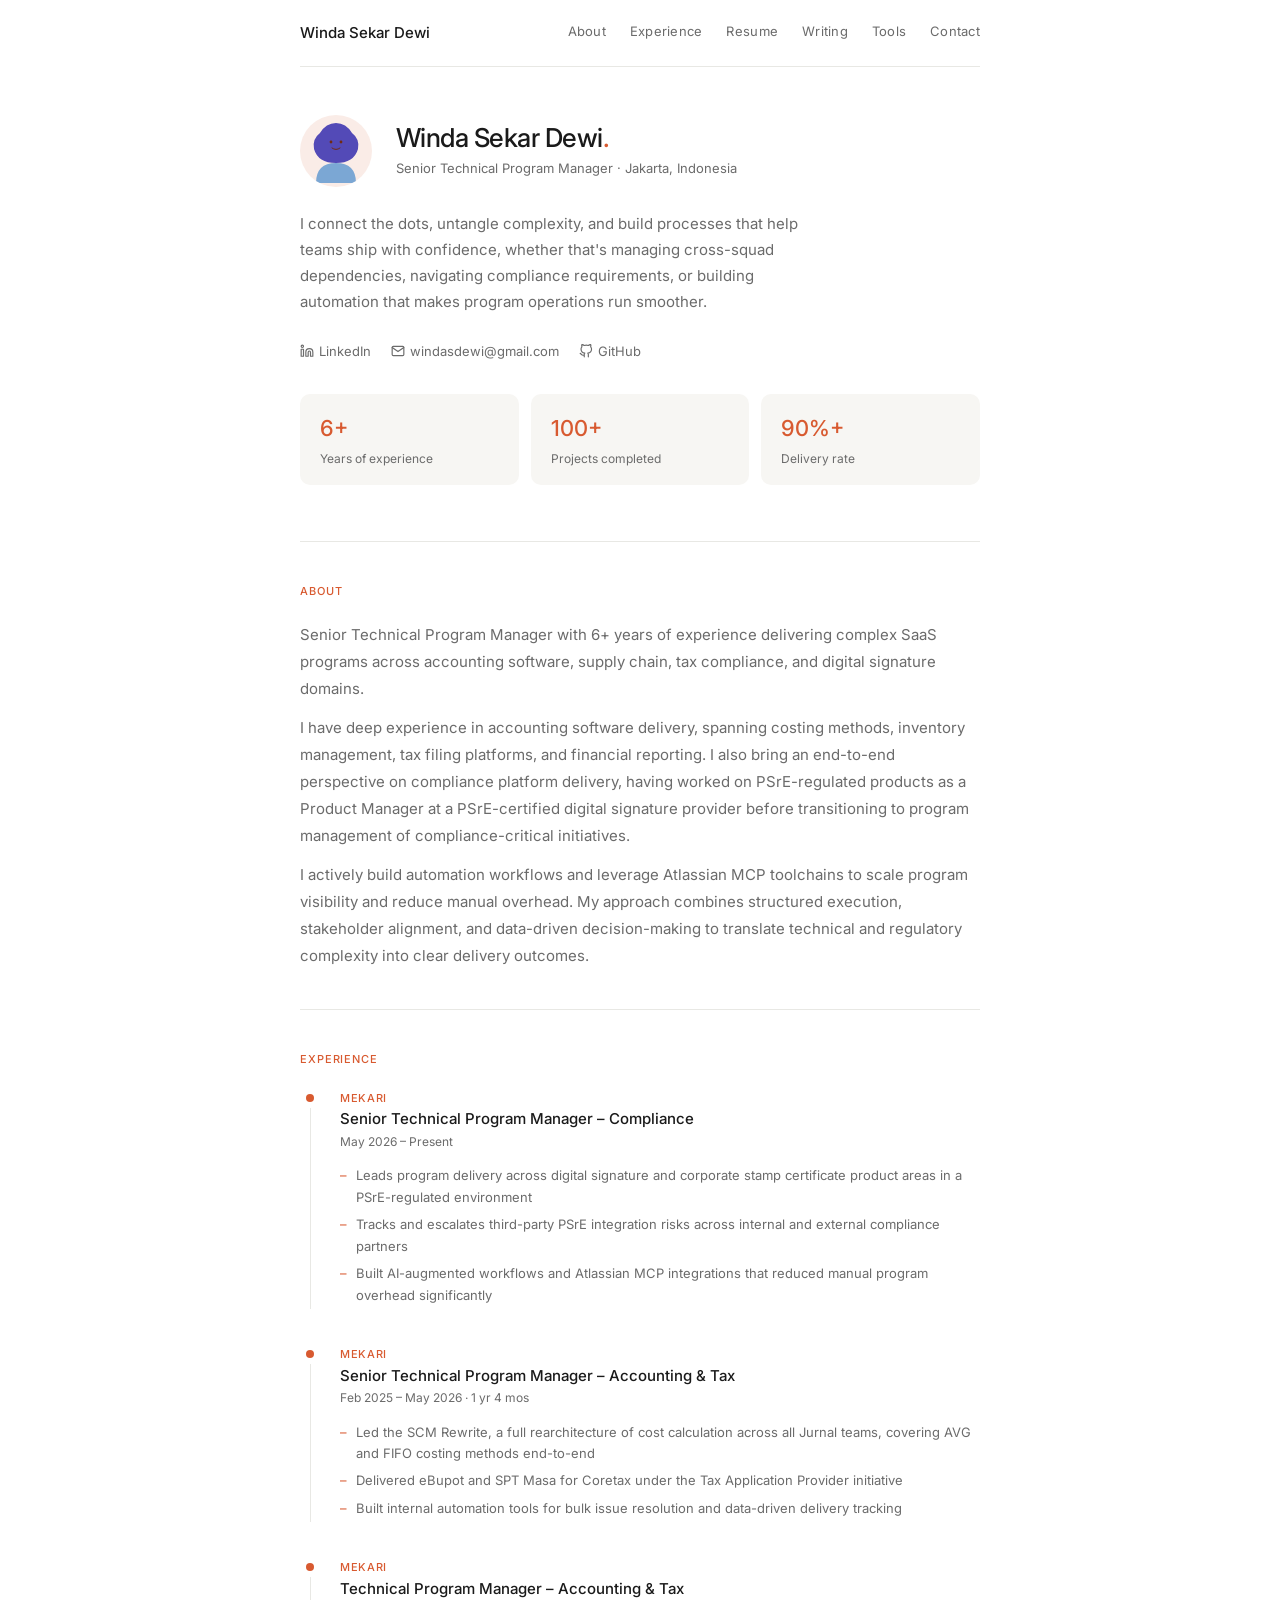
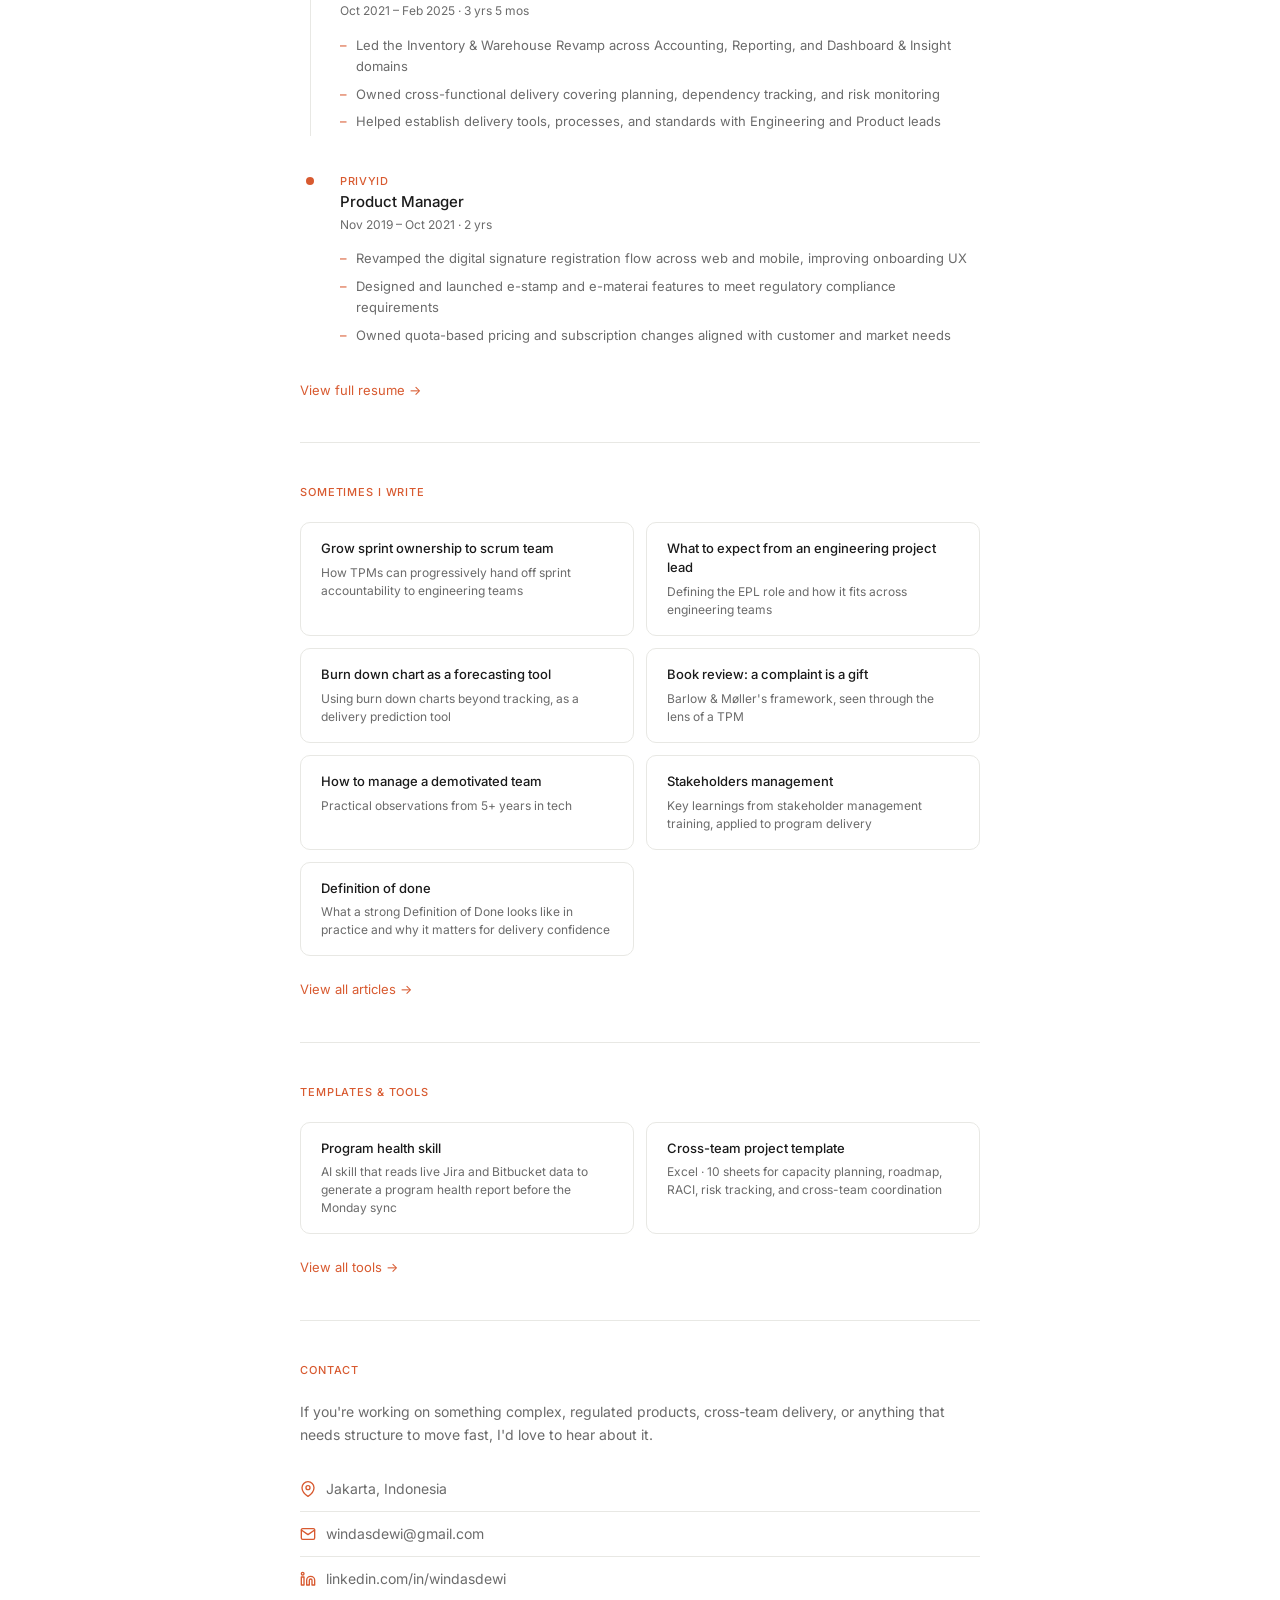
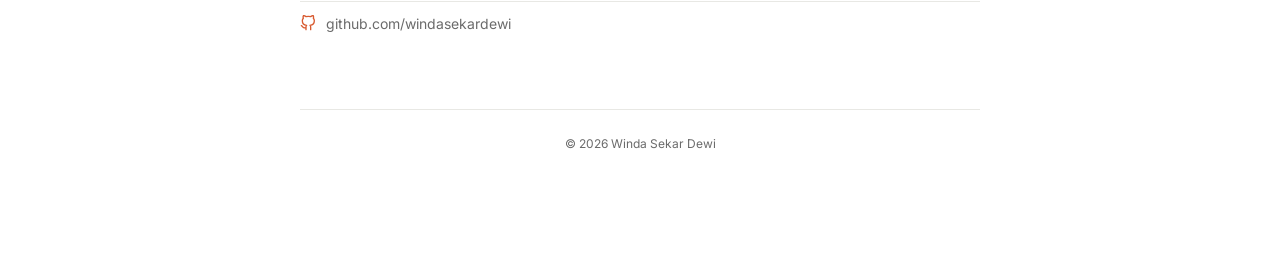
<file: index.html>
<!DOCTYPE html>
<html lang="en">
<head>
  <meta charset="UTF-8" />
  <meta name="viewport" content="width=device-width, initial-scale=1.0" />
  <meta name="description" content="Winda Sekar Dewi — Senior Technical Program Manager. Delivering complex SaaS programs across accounting, compliance, and digital signature domains." />
  <meta property="og:type" content="website" />
  <meta property="og:url" content="https://windasekardewi.github.io/" />
  <meta property="og:title" content="Winda Sekar Dewi" />
  <meta property="og:description" content="Senior Technical Program Manager delivering complex SaaS programs across accounting, compliance, and digital signature domains." />
  <meta property="og:image" content="https://windasekardewi.github.io/og-image.png" />
  <meta name="twitter:card" content="summary_large_image" />
  <meta name="twitter:title" content="Winda Sekar Dewi" />
  <meta name="twitter:description" content="Senior Technical Program Manager delivering complex SaaS programs across accounting, compliance, and digital signature domains." />
  <meta name="twitter:image" content="https://windasekardewi.github.io/og-image.png" />
  <title>Winda Sekar Dewi</title>
  <link rel="preconnect" href="https://fonts.googleapis.com" />
  <link rel="preconnect" href="https://fonts.gstatic.com" crossorigin />
  <link href="https://fonts.googleapis.com/css2?family=Inter:wght@400;500&display=swap" rel="stylesheet" />
  <link rel="icon" type="image/svg+xml" href="favicon.svg" />
  <link rel="stylesheet" href="style.css" />
</head>
<body>
  <div class="container">

    <nav>
      <span class="nav-name">Winda Sekar Dewi</span>
      <a href="#about">About</a>
      <a href="#experience">Experience</a>
      <a href="resume.html">Resume</a>
      <a href="#writing">Writing</a>
      <a href="#tools">Tools</a>
      <a href="#contact">Contact</a>
    </nav>

    <section class="hero">
      <div class="hero-top">
        <div class="avatar" aria-hidden="true">
          <svg viewBox="0 0 72 72" width="72" height="72" xmlns="http://www.w3.org/2000/svg">
            <circle cx="36" cy="26" r="13" fill="#F5C4B3"/>
            <path d="M16 68 Q16 48 36 48 Q56 48 56 68" fill="#7BA7D4"/>
            <path d="M14 34 Q12 24 20 18 Q26 8 36 8 Q46 8 52 18 Q60 24 58 34 Q54 48 36 48 Q18 48 14 34Z" fill="#534AB7"/>
            <circle cx="31" cy="27" r="1.4" fill="#712B13"/>
            <circle cx="41" cy="27" r="1.4" fill="#712B13"/>
            <path d="M32 33 Q36 36 40 33" stroke="#712B13" stroke-width="1" fill="none" stroke-linecap="round"/>
          </svg>
        </div>
        <div>
          <h1>Winda Sekar Dewi<span>.</span></h1>
          <div class="hero-sub">Senior Technical Program Manager &middot; Jakarta, Indonesia</div>
        </div>
      </div>

      <p class="hero-tagline">
        I connect the dots, untangle complexity, and build processes that help teams
        ship with confidence, whether that's managing cross-squad dependencies,
        navigating compliance requirements, or building automation that makes
        program operations run smoother.
      </p>

      <div class="hero-links">
        <a href="https://www.linkedin.com/in/windasdewi/" target="_blank" rel="noopener">
          <svg width="14" height="14" viewBox="0 0 24 24" fill="none" stroke="currentColor" stroke-width="2" stroke-linecap="round" stroke-linejoin="round"><path d="M16 8a6 6 0 0 1 6 6v7h-4v-7a2 2 0 0 0-2-2 2 2 0 0 0-2 2v7h-4v-7a6 6 0 0 1 6-6z"/><rect x="2" y="9" width="4" height="12"/><circle cx="4" cy="4" r="2"/></svg>
          LinkedIn
        </a>
        <a href="mailto:windasdewi@gmail.com">
          <svg width="14" height="14" viewBox="0 0 24 24" fill="none" stroke="currentColor" stroke-width="2" stroke-linecap="round" stroke-linejoin="round"><path d="M4 4h16c1.1 0 2 .9 2 2v12c0 1.1-.9 2-2 2H4c-1.1 0-2-.9-2-2V6c0-1.1.9-2 2-2z"/><polyline points="22,6 12,13 2,6"/></svg>
          windasdewi@gmail.com
        </a>
        <a href="https://github.com/windasekardewi" target="_blank" rel="noopener">
          <svg width="14" height="14" viewBox="0 0 24 24" fill="none" stroke="currentColor" stroke-width="2" stroke-linecap="round" stroke-linejoin="round"><path d="M9 19c-5 1.5-5-2.5-7-3m14 6v-3.87a3.37 3.37 0 0 0-.94-2.61c3.14-.35 6.44-1.54 6.44-7A5.44 5.44 0 0 0 20 4.77 5.07 5.07 0 0 0 19.91 1S18.73.65 16 2.48a13.38 13.38 0 0 0-7 0C6.27.65 5.09 1 5.09 1A5.07 5.07 0 0 0 5 4.77a5.44 5.44 0 0 0-1.5 3.78c0 5.42 3.3 6.61 6.44 7A3.37 3.37 0 0 0 9 18.13V22"/></svg>
          GitHub
        </a>
      </div>

      <div class="stats">
        <div class="stat">
          <div class="stat-num">6+</div>
          <div class="stat-label">Years of experience</div>
        </div>
        <div class="stat">
          <div class="stat-num">100+</div>
          <div class="stat-label">Projects completed</div>
        </div>
        <div class="stat">
          <div class="stat-num">90%+</div>
          <div class="stat-label">Delivery rate</div>
        </div>
      </div>
    </section>

    <hr class="divider" />

    <section id="about">
      <div class="section-label">About</div>
      <div class="about-text">
        <p>
          Senior Technical Program Manager with 6+ years of experience delivering complex SaaS
          programs across accounting software, supply chain, tax compliance, and digital
          signature domains.
        </p>
        <p>
          I have deep experience in accounting software delivery, spanning costing methods,
          inventory management, tax filing platforms, and financial reporting. I also bring
          an end-to-end perspective on compliance platform delivery, having worked on
          PSrE-regulated products as a Product Manager at a PSrE-certified digital signature
          provider before transitioning to program management of compliance-critical initiatives.
        </p>
        <p>
          I actively build automation workflows and leverage Atlassian MCP toolchains to scale
          program visibility and reduce manual overhead. My approach combines structured
          execution, stakeholder alignment, and data-driven decision-making to translate
          technical and regulatory complexity into clear delivery outcomes.
        </p>
      </div>
    </section>

    <hr class="divider" />

    <section id="experience">
      <div class="section-label">Experience</div>
      <div class="timeline">

        <div class="tl-item">
          <div class="tl-spine">
            <div class="tl-dot"></div>
            <div class="tl-line"></div>
          </div>
          <div class="tl-content">
            <div class="tl-company">Mekari</div>
            <div class="tl-role">Senior Technical Program Manager – Compliance</div>
            <div class="tl-date">May 2026 – Present</div>
            <ul class="tl-bullets">
              <li>Leads program delivery across digital signature and corporate stamp certificate product areas in a PSrE-regulated environment</li>
              <li>Tracks and escalates third-party PSrE integration risks across internal and external compliance partners</li>
              <li>Built AI-augmented workflows and Atlassian MCP integrations that reduced manual program overhead significantly</li>
            </ul>
          </div>
        </div>

        <div class="tl-item">
          <div class="tl-spine">
            <div class="tl-dot"></div>
            <div class="tl-line"></div>
          </div>
          <div class="tl-content">
            <div class="tl-company">Mekari</div>
            <div class="tl-role">Senior Technical Program Manager – Accounting &amp; Tax</div>
            <div class="tl-date">Feb 2025 – May 2026 &middot; 1 yr 4 mos</div>
            <ul class="tl-bullets">
              <li>Led the SCM Rewrite, a full rearchitecture of cost calculation across all Jurnal teams, covering AVG and FIFO costing methods end-to-end</li>
              <li>Delivered eBupot and SPT Masa for Coretax under the Tax Application Provider initiative</li>
              <li>Built internal automation tools for bulk issue resolution and data-driven delivery tracking</li>
            </ul>
          </div>
        </div>

        <div class="tl-item">
          <div class="tl-spine">
            <div class="tl-dot"></div>
            <div class="tl-line"></div>
          </div>
          <div class="tl-content">
            <div class="tl-company">Mekari</div>
            <div class="tl-role">Technical Program Manager – Accounting &amp; Tax</div>
            <div class="tl-date">Oct 2021 – Feb 2025 &middot; 3 yrs 5 mos</div>
            <ul class="tl-bullets">
              <li>Led the Inventory &amp; Warehouse Revamp across Accounting, Reporting, and Dashboard &amp; Insight domains</li>
              <li>Owned cross-functional delivery covering planning, dependency tracking, and risk monitoring</li>
              <li>Helped establish delivery tools, processes, and standards with Engineering and Product leads</li>
            </ul>
          </div>
        </div>

        <div class="tl-item">
          <div class="tl-spine">
            <div class="tl-dot"></div>
            <div class="tl-line"></div>
          </div>
          <div class="tl-content">
            <div class="tl-company">PrivyID</div>
            <div class="tl-role">Product Manager</div>
            <div class="tl-date">Nov 2019 – Oct 2021 &middot; 2 yrs</div>
            <ul class="tl-bullets">
              <li>Revamped the digital signature registration flow across web and mobile, improving onboarding UX</li>
              <li>Designed and launched e-stamp and e-materai features to meet regulatory compliance requirements</li>
              <li>Owned quota-based pricing and subscription changes aligned with customer and market needs</li>
            </ul>
          </div>
        </div>

      </div>
      <div style="margin-top:1.75rem;">
        <a href="resume.html" class="site-cta">View full resume →</a>
      </div>
    </section>

    <hr class="divider" />

    <section id="writing">
      <div class="section-label">Sometimes I write</div>
      <div class="writing-grid" style="grid-template-columns: repeat(auto-fit, minmax(260px, 1fr));">
        <a class="writing-card" href="articles/grow-sprint-ownership.html">
          <div class="wc-title">Grow sprint ownership to scrum team</div>
          <div class="wc-desc">How TPMs can progressively hand off sprint accountability to engineering teams</div>
        </a>
        <a class="writing-card" href="articles/engineering-project-lead.html">
          <div class="wc-title">What to expect from an engineering project lead</div>
          <div class="wc-desc">Defining the EPL role and how it fits across engineering teams</div>
        </a>
        <a class="writing-card" href="articles/burndown-chart.html">
          <div class="wc-title">Burn down chart as a forecasting tool</div>
          <div class="wc-desc">Using burn down charts beyond tracking, as a delivery prediction tool</div>
        </a>
        <a class="writing-card" href="articles/book-review-complaint-is-a-gift.html">
          <div class="wc-title">Book review: a complaint is a gift</div>
          <div class="wc-desc">Barlow &amp; Møller's framework, seen through the lens of a TPM</div>
        </a>
        <a class="writing-card" href="articles/manage-demotivated-team.html">
          <div class="wc-title">How to manage a demotivated team</div>
          <div class="wc-desc">Practical observations from 5+ years in tech</div>
        </a>
        <a class="writing-card" href="articles/stakeholders-management.html">
          <div class="wc-title">Stakeholders management</div>
          <div class="wc-desc">Key learnings from stakeholder management training, applied to program delivery</div>
        </a>
        <a class="writing-card" href="articles/definition-of-done.html">
          <div class="wc-title">Definition of done</div>
          <div class="wc-desc">What a strong Definition of Done looks like in practice and why it matters for delivery confidence</div>
        </a>
      </div>
      <div style="margin-top:1.25rem;">
        <a href="articles/index.html" class="site-cta">View all articles →</a>
      </div>
    </section>

    <hr class="divider" />

    <section id="tools">
      <div class="section-label">Templates &amp; tools</div>
      <div class="writing-grid" style="grid-template-columns: repeat(auto-fit, minmax(260px, 1fr));">
        <a class="writing-card" href="tools/program-health-skill.html">
          <div class="wc-title">Program health skill</div>
          <div class="wc-desc">AI skill that reads live Jira and Bitbucket data to generate a program health report before the Monday sync</div>
        </a>
        <a class="writing-card" href="articles/cross-team-project-template.html">
          <div class="wc-title">Cross-team project template</div>
          <div class="wc-desc">Excel · 10 sheets for capacity planning, roadmap, RACI, risk tracking, and cross-team coordination</div>
        </a>
      </div>
      <div style="margin-top:1.25rem;">
        <a href="tools/index.html" class="site-cta">View all tools →</a>
      </div>
    </section>

    <hr class="divider" />

    <section id="contact">
      <div class="section-label">Contact</div>
      <p style="font-size:14px; color:var(--text-muted); margin-bottom:1.25rem;">
        If you're working on something complex, regulated products, cross-team delivery, or anything that needs structure to move fast, I'd love to hear about it.
      </p>
      <div class="contact-block">
        <div class="contact-row">
          <svg viewBox="0 0 24 24" fill="none" stroke-width="2" stroke-linecap="round" stroke-linejoin="round"><path d="M21 10c0 7-9 13-9 13s-9-6-9-13a9 9 0 0 1 18 0z"/><circle cx="12" cy="10" r="3"/></svg>
          Jakarta, Indonesia
        </div>
        <div class="contact-row">
          <svg viewBox="0 0 24 24" fill="none" stroke-width="2" stroke-linecap="round" stroke-linejoin="round"><path d="M4 4h16c1.1 0 2 .9 2 2v12c0 1.1-.9 2-2 2H4c-1.1 0-2-.9-2-2V6c0-1.1.9-2 2-2z"/><polyline points="22,6 12,13 2,6"/></svg>
          <a href="mailto:windasdewi@gmail.com">windasdewi@gmail.com</a>
        </div>
        <div class="contact-row">
          <svg viewBox="0 0 24 24" fill="none" stroke-width="2" stroke-linecap="round" stroke-linejoin="round"><path d="M16 8a6 6 0 0 1 6 6v7h-4v-7a2 2 0 0 0-2-2 2 2 0 0 0-2 2v7h-4v-7a6 6 0 0 1 6-6z"/><rect x="2" y="9" width="4" height="12"/><circle cx="4" cy="4" r="2"/></svg>
          <a href="https://www.linkedin.com/in/windasdewi/" target="_blank" rel="noopener">linkedin.com/in/windasdewi</a>
        </div>
        <div class="contact-row">
          <svg viewBox="0 0 24 24" fill="none" stroke-width="2" stroke-linecap="round" stroke-linejoin="round"><path d="M9 19c-5 1.5-5-2.5-7-3m14 6v-3.87a3.37 3.37 0 0 0-.94-2.61c3.14-.35 6.44-1.54 6.44-7A5.44 5.44 0 0 0 20 4.77 5.07 5.07 0 0 0 19.91 1S18.73.65 16 2.48a13.38 13.38 0 0 0-7 0C6.27.65 5.09 1 5.09 1A5.07 5.07 0 0 0 5 4.77a5.44 5.44 0 0 0-1.5 3.78c0 5.42 3.3 6.61 6.44 7A3.37 3.37 0 0 0 9 18.13V22"/></svg>
          <a href="https://github.com/windasekardewi" target="_blank" rel="noopener">github.com/windasekardewi</a>
        </div>
      </div>
    </section>

    <footer>
      &copy; 2026 Winda Sekar Dewi
    </footer>

  </div>
</body>
</html>
</file>
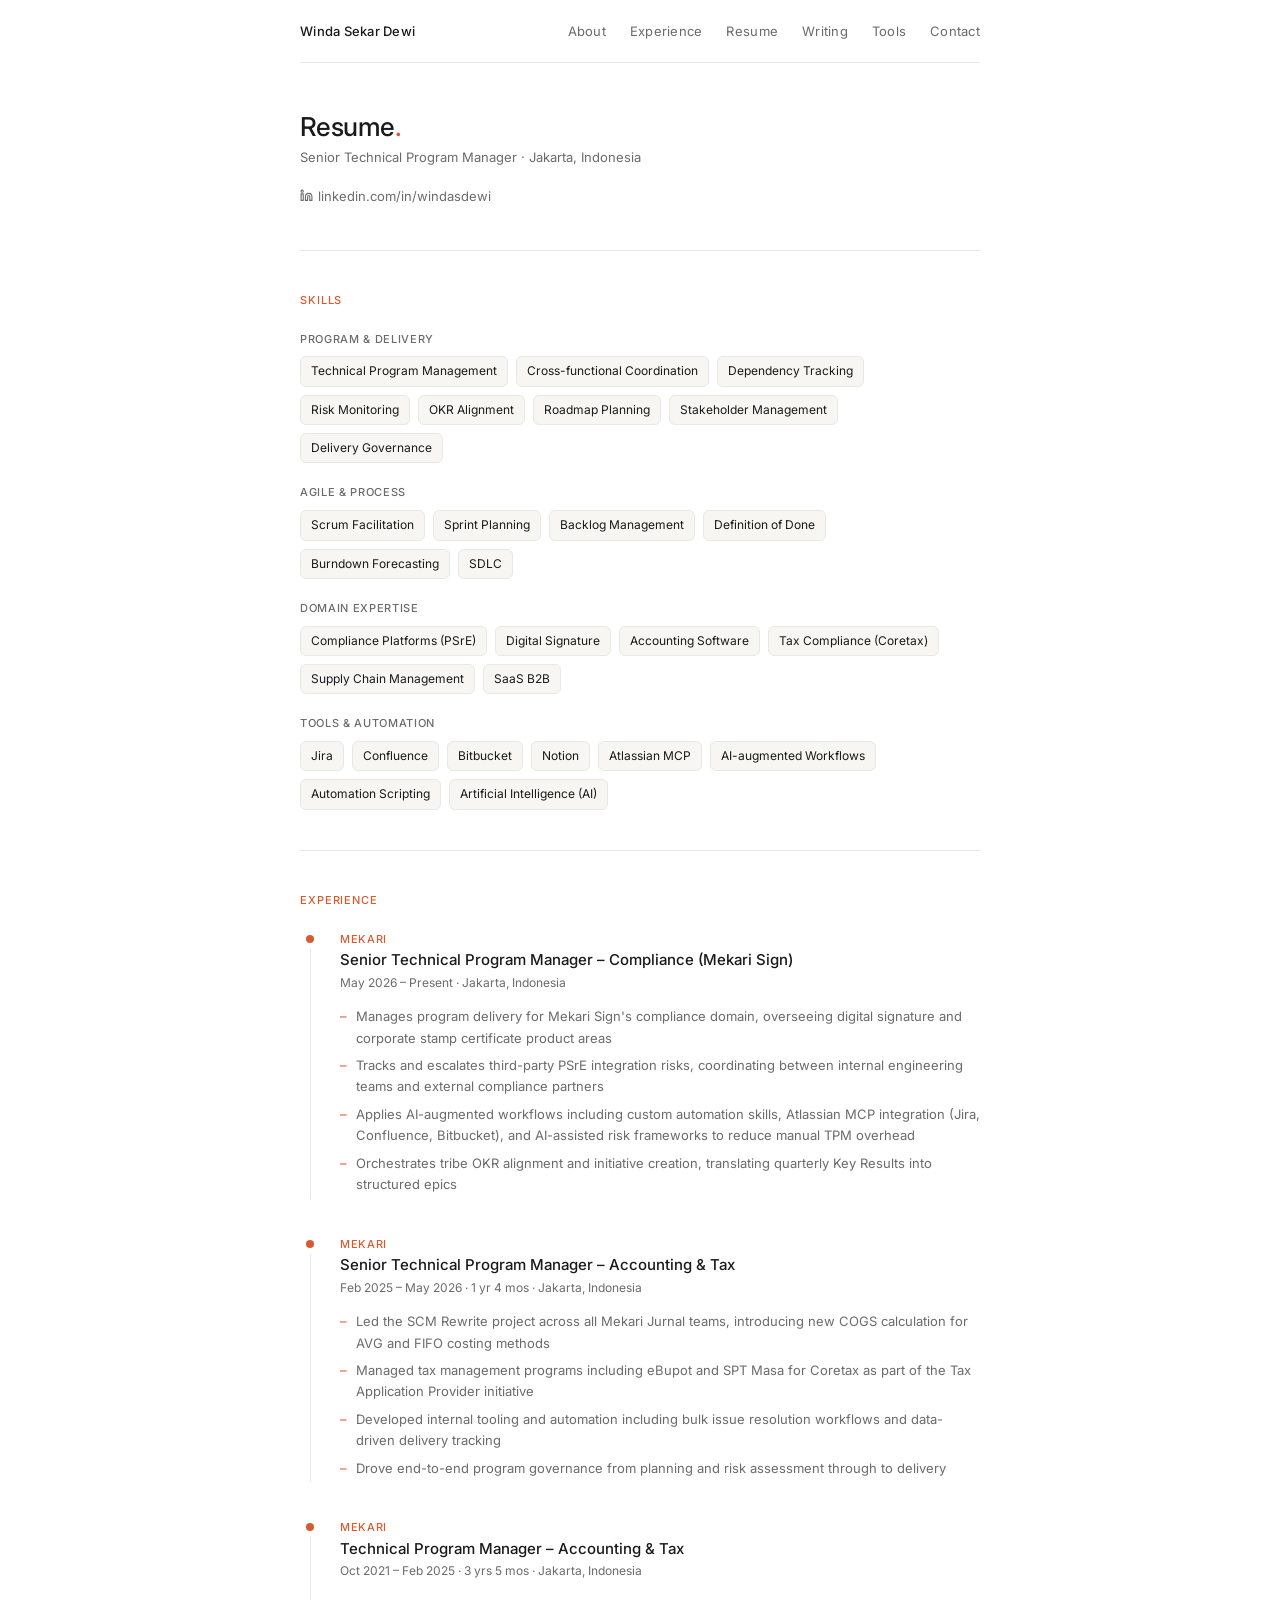
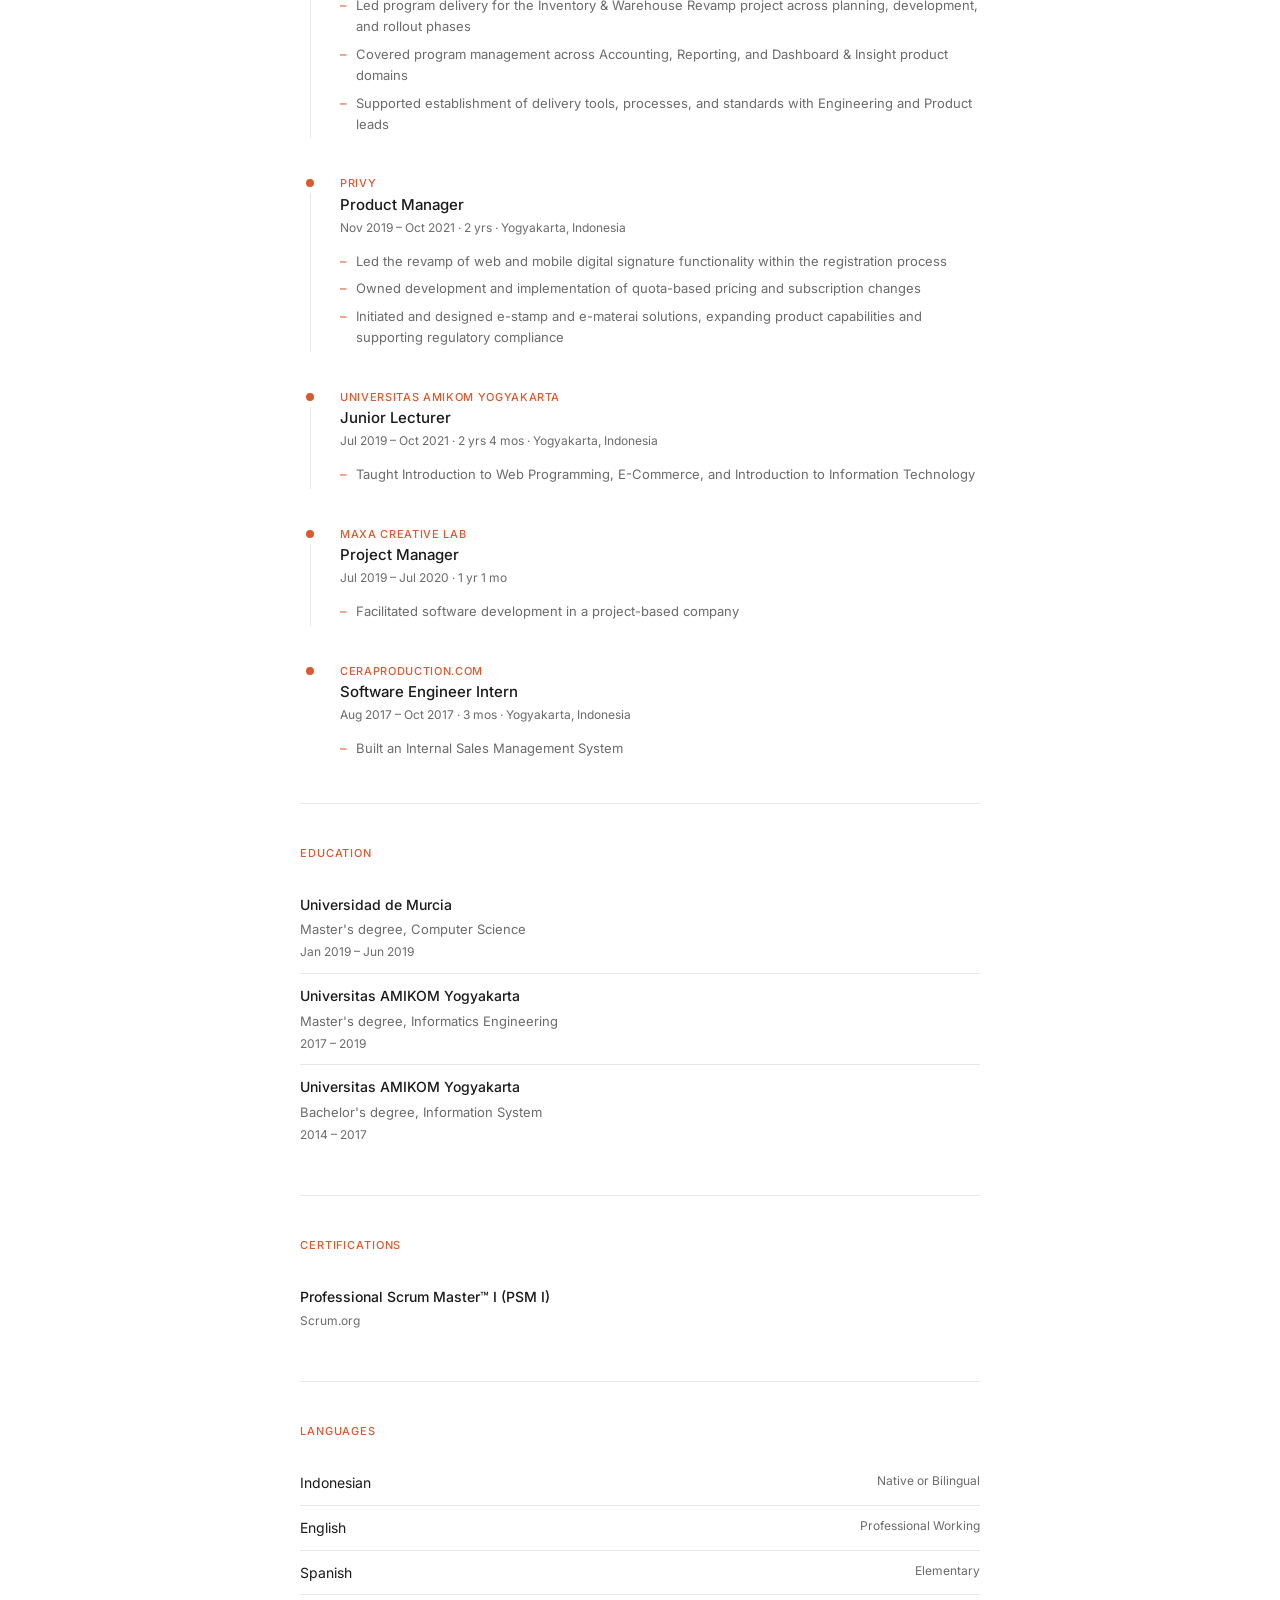
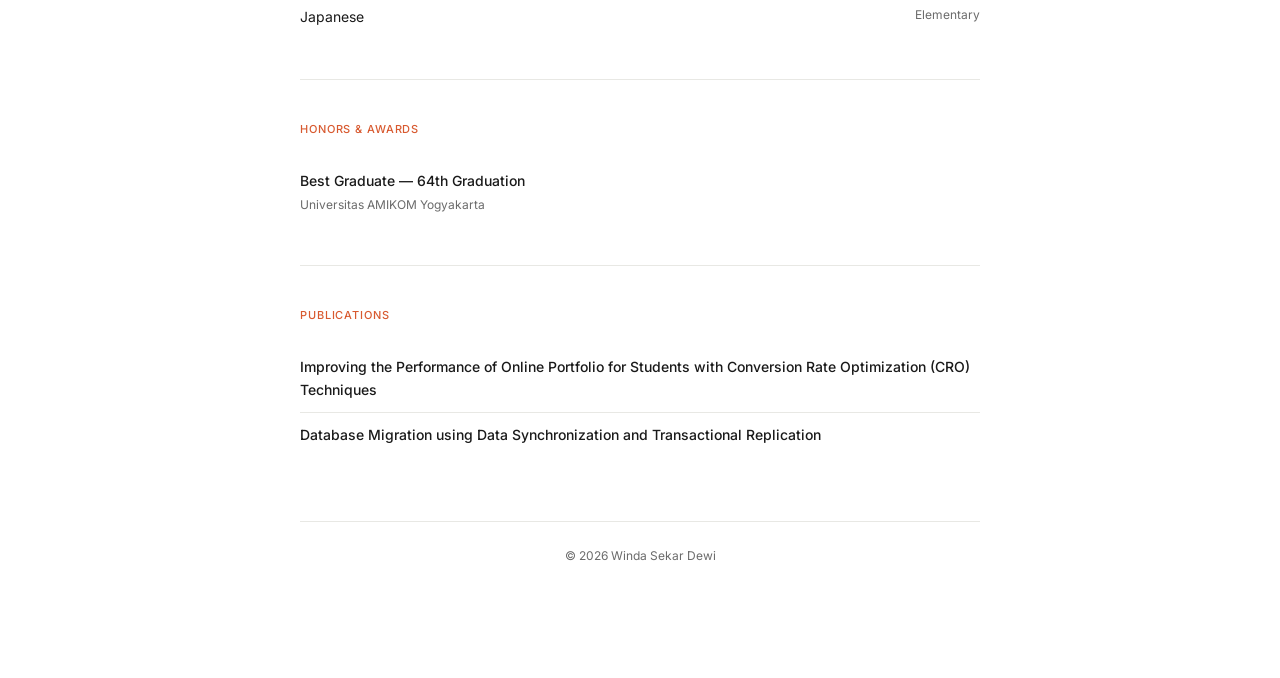
<file: resume.html>
<!DOCTYPE html>
<html lang="en">
<head>
  <meta charset="UTF-8" />
  <meta name="viewport" content="width=device-width, initial-scale=1.0" />
  <meta name="description" content="Resume of Winda Sekar Dewi — Senior Technical Program Manager with 6+ years delivering complex SaaS programs across accounting, compliance, and digital signature domains." />
  <meta property="og:type" content="website" />
  <meta property="og:url" content="https://windasekardewi.github.io/resume.html" />
  <meta property="og:title" content="Resume · Winda Sekar Dewi" />
  <meta property="og:description" content="Senior Technical Program Manager with 6+ years delivering complex SaaS programs across accounting, compliance, and digital signature domains." />
  <meta property="og:image" content="https://windasekardewi.github.io/og-image.png" />
  <meta name="twitter:card" content="summary_large_image" />
  <meta name="twitter:title" content="Resume · Winda Sekar Dewi" />
  <meta name="twitter:description" content="Senior Technical Program Manager with 6+ years delivering complex SaaS programs across accounting, compliance, and digital signature domains." />
  <meta name="twitter:image" content="https://windasekardewi.github.io/og-image.png" />
  <title>Resume · Winda Sekar Dewi</title>
  <link rel="preconnect" href="https://fonts.googleapis.com" />
  <link rel="preconnect" href="https://fonts.gstatic.com" crossorigin />
  <link href="https://fonts.googleapis.com/css2?family=Inter:wght@400;500&display=swap" rel="stylesheet" />
  <link rel="icon" type="image/svg+xml" href="favicon.svg" />
  <link rel="stylesheet" href="style.css" />
  <style>
    .resume-section { margin-bottom: 2.5rem; }

    .skill-groups { display: flex; flex-direction: column; gap: 1.25rem; }
    .skill-group-label {
      font-size: 11px;
      font-weight: 500;
      letter-spacing: 0.06em;
      text-transform: uppercase;
      color: var(--text-muted);
      margin-bottom: 0.5rem;
    }
    .skill-tags {
      display: flex;
      flex-wrap: wrap;
      gap: 8px;
    }
    .skill-tag {
      font-size: 12px;
      color: var(--text);
      background: var(--bg-surface);
      border: 0.5px solid var(--border);
      border-radius: 6px;
      padding: 4px 10px;
    }

    .cert-list, .pub-list { display: flex; flex-direction: column; gap: 0; }
    .cert-item, .pub-item {
      display: flex;
      justify-content: space-between;
      align-items: baseline;
      padding: 10px 0;
      border-bottom: 0.5px solid var(--border);
      gap: 1rem;
    }
    .cert-item:last-child, .pub-item:last-child { border-bottom: none; }
    .cert-name, .pub-name { font-size: 14px; color: var(--text); font-weight: 500; }
    .cert-issuer, .pub-venue { font-size: 12px; color: var(--text-muted); margin-top: 2px; }
    .cert-year { font-size: 12px; color: var(--text-muted); white-space: nowrap; }

    .edu-list { display: flex; flex-direction: column; gap: 0; }
    .edu-item {
      padding: 10px 0;
      border-bottom: 0.5px solid var(--border);
    }
    .edu-item:last-child { border-bottom: none; }
    .edu-school { font-size: 14px; font-weight: 500; color: var(--text); }
    .edu-degree { font-size: 13px; color: var(--text-muted); margin-top: 2px; }
    .edu-year { font-size: 12px; color: var(--text-muted); margin-top: 2px; }

    .award-item {
      padding: 10px 0;
      border-bottom: 0.5px solid var(--border);
    }
    .award-item:last-child { border-bottom: none; }
    .award-name { font-size: 14px; font-weight: 500; color: var(--text); }
    .award-org { font-size: 12px; color: var(--text-muted); margin-top: 2px; }

    .lang-row {
      display: flex;
      justify-content: space-between;
      padding: 10px 0;
      border-bottom: 0.5px solid var(--border);
      font-size: 14px;
    }
    .lang-row:last-child { border-bottom: none; }
    .lang-name { color: var(--text); }
    .lang-level { color: var(--text-muted); font-size: 12px; }

    .tl-item-compact { padding-bottom: 1.5rem; }
  </style>
</head>
<body>
  <div class="container">

    <nav>
      <a href="index.html" class="nav-name">Winda Sekar Dewi</a>
      <a href="index.html#about">About</a>
      <a href="index.html#experience">Experience</a>
      <a href="resume.html">Resume</a>
      <a href="articles/">Writing</a>
      <a href="tools/">Tools</a>
      <a href="index.html#contact">Contact</a>
    </nav>

    <section class="hero" style="margin-bottom:2rem;">
      <h1>Resume<span>.</span></h1>
      <div class="hero-sub">Senior Technical Program Manager &middot; Jakarta, Indonesia</div>
      <div style="margin-top:1rem;">
        <a href="https://www.linkedin.com/in/windasdewi/" target="_blank" rel="noopener" style="font-size:13px; color:var(--text-muted); display:inline-flex; align-items:center; gap:5px;">
          <svg width="13" height="13" viewBox="0 0 24 24" fill="none" stroke="currentColor" stroke-width="2" stroke-linecap="round" stroke-linejoin="round"><path d="M16 8a6 6 0 0 1 6 6v7h-4v-7a2 2 0 0 0-2-2 2 2 0 0 0-2 2v7h-4v-7a6 6 0 0 1 6-6z"/><rect x="2" y="9" width="4" height="12"/><circle cx="4" cy="4" r="2"/></svg>
          linkedin.com/in/windasdewi
        </a>
      </div>
    </section>

    <hr class="divider" />

    <!-- SKILLS -->
    <section class="resume-section">
      <div class="section-label">Skills</div>
      <div class="skill-groups">

        <div>
          <div class="skill-group-label">Program &amp; Delivery</div>
          <div class="skill-tags">
            <span class="skill-tag">Technical Program Management</span>
            <span class="skill-tag">Cross-functional Coordination</span>
            <span class="skill-tag">Dependency Tracking</span>
            <span class="skill-tag">Risk Monitoring</span>
            <span class="skill-tag">OKR Alignment</span>
            <span class="skill-tag">Roadmap Planning</span>
            <span class="skill-tag">Stakeholder Management</span>
            <span class="skill-tag">Delivery Governance</span>
          </div>
        </div>

        <div>
          <div class="skill-group-label">Agile &amp; Process</div>
          <div class="skill-tags">
            <span class="skill-tag">Scrum Facilitation</span>
            <span class="skill-tag">Sprint Planning</span>
            <span class="skill-tag">Backlog Management</span>
            <span class="skill-tag">Definition of Done</span>
            <span class="skill-tag">Burndown Forecasting</span>
            <span class="skill-tag">SDLC</span>
          </div>
        </div>

        <div>
          <div class="skill-group-label">Domain Expertise</div>
          <div class="skill-tags">
            <span class="skill-tag">Compliance Platforms (PSrE)</span>
            <span class="skill-tag">Digital Signature</span>
            <span class="skill-tag">Accounting Software</span>
            <span class="skill-tag">Tax Compliance (Coretax)</span>
            <span class="skill-tag">Supply Chain Management</span>
            <span class="skill-tag">SaaS B2B</span>
          </div>
        </div>

        <div>
          <div class="skill-group-label">Tools &amp; Automation</div>
          <div class="skill-tags">
            <span class="skill-tag">Jira</span>
            <span class="skill-tag">Confluence</span>
            <span class="skill-tag">Bitbucket</span>
            <span class="skill-tag">Notion</span>
            <span class="skill-tag">Atlassian MCP</span>
            <span class="skill-tag">AI-augmented Workflows</span>
            <span class="skill-tag">Automation Scripting</span>
            <span class="skill-tag">Artificial Intelligence (AI)</span>
          </div>
        </div>

      </div>
    </section>

    <hr class="divider" />

    <!-- EXPERIENCE -->
    <section class="resume-section">
      <div class="section-label">Experience</div>
      <div class="timeline">

        <div class="tl-item">
          <div class="tl-spine">
            <div class="tl-dot"></div>
            <div class="tl-line"></div>
          </div>
          <div class="tl-content">
            <div class="tl-company">Mekari</div>
            <div class="tl-role">Senior Technical Program Manager – Compliance (Mekari Sign)</div>
            <div class="tl-date">May 2026 – Present &middot; Jakarta, Indonesia</div>
            <ul class="tl-bullets">
              <li>Manages program delivery for Mekari Sign's compliance domain, overseeing digital signature and corporate stamp certificate product areas</li>
              <li>Tracks and escalates third-party PSrE integration risks, coordinating between internal engineering teams and external compliance partners</li>
              <li>Applies AI-augmented workflows including custom automation skills, Atlassian MCP integration (Jira, Confluence, Bitbucket), and AI-assisted risk frameworks to reduce manual TPM overhead</li>
              <li>Orchestrates tribe OKR alignment and initiative creation, translating quarterly Key Results into structured epics</li>
            </ul>
          </div>
        </div>

        <div class="tl-item">
          <div class="tl-spine">
            <div class="tl-dot"></div>
            <div class="tl-line"></div>
          </div>
          <div class="tl-content">
            <div class="tl-company">Mekari</div>
            <div class="tl-role">Senior Technical Program Manager – Accounting &amp; Tax</div>
            <div class="tl-date">Feb 2025 – May 2026 &middot; 1 yr 4 mos &middot; Jakarta, Indonesia</div>
            <ul class="tl-bullets">
              <li>Led the SCM Rewrite project across all Mekari Jurnal teams, introducing new COGS calculation for AVG and FIFO costing methods</li>
              <li>Managed tax management programs including eBupot and SPT Masa for Coretax as part of the Tax Application Provider initiative</li>
              <li>Developed internal tooling and automation including bulk issue resolution workflows and data-driven delivery tracking</li>
              <li>Drove end-to-end program governance from planning and risk assessment through to delivery</li>
            </ul>
          </div>
        </div>

        <div class="tl-item">
          <div class="tl-spine">
            <div class="tl-dot"></div>
            <div class="tl-line"></div>
          </div>
          <div class="tl-content">
            <div class="tl-company">Mekari</div>
            <div class="tl-role">Technical Program Manager – Accounting &amp; Tax</div>
            <div class="tl-date">Oct 2021 – Feb 2025 &middot; 3 yrs 5 mos &middot; Jakarta, Indonesia</div>
            <ul class="tl-bullets">
              <li>Led program delivery for the Inventory &amp; Warehouse Revamp project across planning, development, and rollout phases</li>
              <li>Covered program management across Accounting, Reporting, and Dashboard &amp; Insight product domains</li>
              <li>Supported establishment of delivery tools, processes, and standards with Engineering and Product leads</li>
            </ul>
          </div>
        </div>

        <div class="tl-item">
          <div class="tl-spine">
            <div class="tl-dot"></div>
            <div class="tl-line"></div>
          </div>
          <div class="tl-content">
            <div class="tl-company">Privy</div>
            <div class="tl-role">Product Manager</div>
            <div class="tl-date">Nov 2019 – Oct 2021 &middot; 2 yrs &middot; Yogyakarta, Indonesia</div>
            <ul class="tl-bullets">
              <li>Led the revamp of web and mobile digital signature functionality within the registration process</li>
              <li>Owned development and implementation of quota-based pricing and subscription changes</li>
              <li>Initiated and designed e-stamp and e-materai solutions, expanding product capabilities and supporting regulatory compliance</li>
            </ul>
          </div>
        </div>

        <div class="tl-item">
          <div class="tl-spine">
            <div class="tl-dot"></div>
            <div class="tl-line"></div>
          </div>
          <div class="tl-content">
            <div class="tl-company">Universitas AMIKOM Yogyakarta</div>
            <div class="tl-role">Junior Lecturer</div>
            <div class="tl-date">Jul 2019 – Oct 2021 &middot; 2 yrs 4 mos &middot; Yogyakarta, Indonesia</div>
            <ul class="tl-bullets">
              <li>Taught Introduction to Web Programming, E-Commerce, and Introduction to Information Technology</li>
            </ul>
          </div>
        </div>

        <div class="tl-item">
          <div class="tl-spine">
            <div class="tl-dot"></div>
            <div class="tl-line"></div>
          </div>
          <div class="tl-content">
            <div class="tl-company">Maxa Creative Lab</div>
            <div class="tl-role">Project Manager</div>
            <div class="tl-date">Jul 2019 – Jul 2020 &middot; 1 yr 1 mo</div>
            <ul class="tl-bullets">
              <li>Facilitated software development in a project-based company</li>
            </ul>
          </div>
        </div>

        <div class="tl-item">
          <div class="tl-spine">
            <div class="tl-dot"></div>
          </div>
          <div class="tl-content">
            <div class="tl-company">Ceraproduction.com</div>
            <div class="tl-role">Software Engineer Intern</div>
            <div class="tl-date">Aug 2017 – Oct 2017 &middot; 3 mos &middot; Yogyakarta, Indonesia</div>
            <ul class="tl-bullets">
              <li>Built an Internal Sales Management System</li>
            </ul>
          </div>
        </div>

      </div>
    </section>

    <hr class="divider" />

    <!-- EDUCATION -->
    <section class="resume-section">
      <div class="section-label">Education</div>
      <div class="edu-list">
        <div class="edu-item">
          <div class="edu-school">Universidad de Murcia</div>
          <div class="edu-degree">Master's degree, Computer Science</div>
          <div class="edu-year">Jan 2019 – Jun 2019</div>
        </div>
        <div class="edu-item">
          <div class="edu-school">Universitas AMIKOM Yogyakarta</div>
          <div class="edu-degree">Master's degree, Informatics Engineering</div>
          <div class="edu-year">2017 – 2019</div>
        </div>
        <div class="edu-item">
          <div class="edu-school">Universitas AMIKOM Yogyakarta</div>
          <div class="edu-degree">Bachelor's degree, Information System</div>
          <div class="edu-year">2014 – 2017</div>
        </div>
      </div>
    </section>

    <hr class="divider" />

    <!-- CERTIFICATIONS -->
    <section class="resume-section">
      <div class="section-label">Certifications</div>
      <div class="cert-list">
        <div class="cert-item">
          <div>
            <div class="cert-name">Professional Scrum Master™ I (PSM I)</div>
            <div class="cert-issuer">Scrum.org</div>
          </div>
        </div>
      </div>
    </section>

    <hr class="divider" />

    <!-- LANGUAGES -->
    <section class="resume-section">
      <div class="section-label">Languages</div>
      <div>
        <div class="lang-row">
          <span class="lang-name">Indonesian</span>
          <span class="lang-level">Native or Bilingual</span>
        </div>
        <div class="lang-row">
          <span class="lang-name">English</span>
          <span class="lang-level">Professional Working</span>
        </div>
        <div class="lang-row">
          <span class="lang-name">Spanish</span>
          <span class="lang-level">Elementary</span>
        </div>
        <div class="lang-row">
          <span class="lang-name">Japanese</span>
          <span class="lang-level">Elementary</span>
        </div>
      </div>
    </section>

    <hr class="divider" />

    <!-- HONORS & AWARDS -->
    <section class="resume-section">
      <div class="section-label">Honors &amp; Awards</div>
      <div>
        <div class="award-item">
          <div class="award-name">Best Graduate — 64th Graduation</div>
          <div class="award-org">Universitas AMIKOM Yogyakarta</div>
        </div>
      </div>
    </section>

    <hr class="divider" />

    <!-- PUBLICATIONS -->
    <section class="resume-section">
      <div class="section-label">Publications</div>
      <div class="pub-list">
        <div class="pub-item">
          <div>
            <div class="pub-name">Improving the Performance of Online Portfolio for Students with Conversion Rate Optimization (CRO) Techniques</div>
          </div>
        </div>
        <div class="pub-item">
          <div>
            <div class="pub-name">Database Migration using Data Synchronization and Transactional Replication</div>
          </div>
        </div>
      </div>
    </section>

    <div style="margin-bottom:2rem;">
    </div>

    <footer>
      &copy; 2026 Winda Sekar Dewi
    </footer>

  </div>
</body>
</html>
</file>
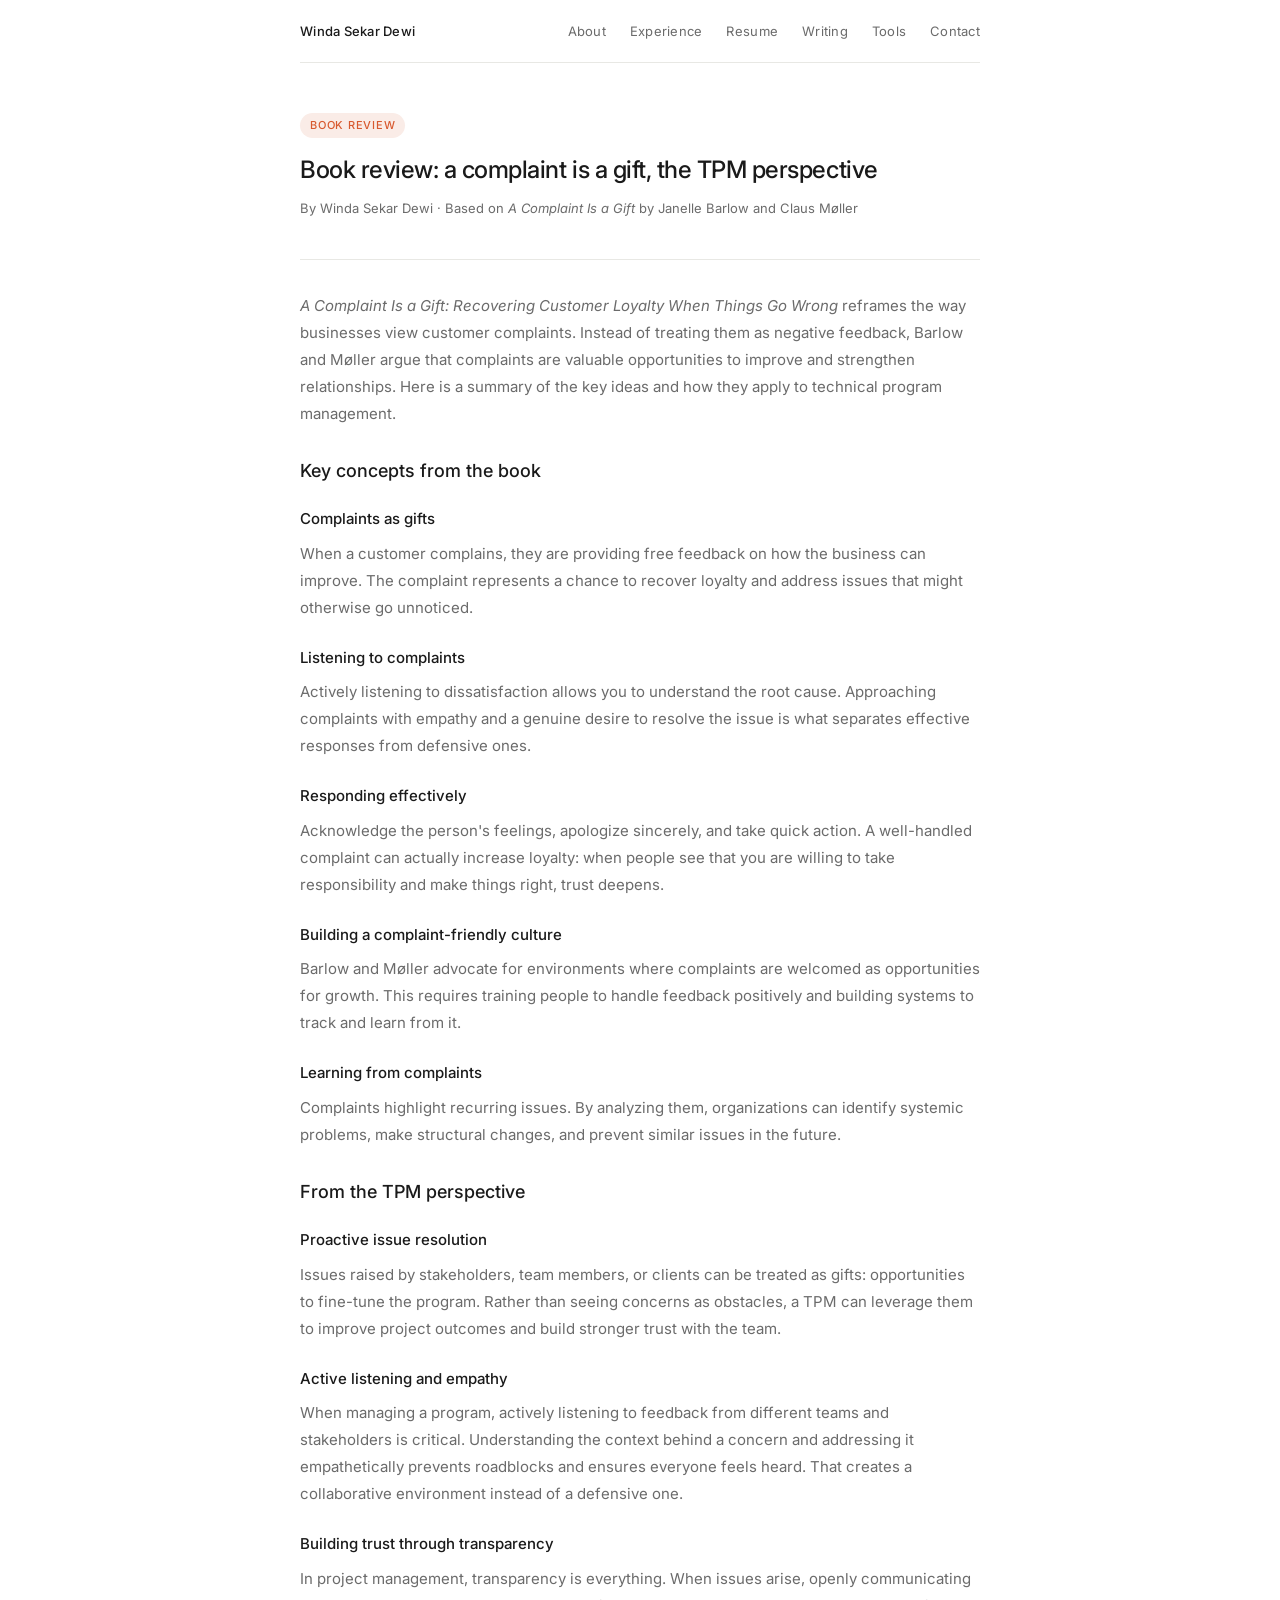
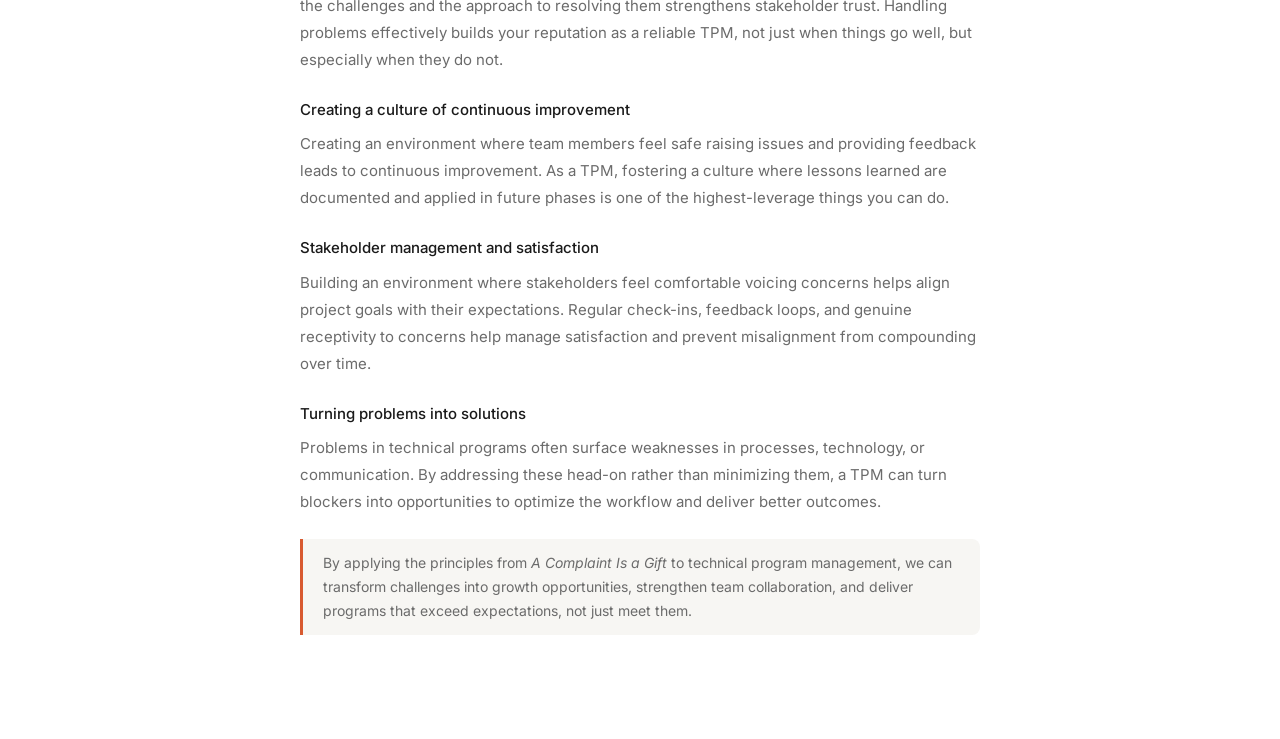
<file: articles/book-review-complaint-is-a-gift.html>
<!DOCTYPE html>
<html lang="en">
<head>
  <meta charset="UTF-8" />
  <meta name="viewport" content="width=device-width, initial-scale=1.0" />
  <meta name="description" content="Barlow and Møller's complaint-handling framework seen through the lens of a Technical Program Manager." />
  <meta property="og:type" content="article" />
  <meta property="og:url" content="https://windasekardewi.github.io/articles/book-review-complaint-is-a-gift.html" />
  <meta property="og:title" content="Book Review: A Complaint is a Gift · Winda Sekar Dewi" />
  <meta property="og:description" content="Barlow and Møller's complaint-handling framework seen through the lens of a Technical Program Manager." />
  <meta property="og:image" content="https://windasekardewi.github.io/og-image.png" />
  <meta name="twitter:card" content="summary_large_image" />
  <meta name="twitter:title" content="Book Review: A Complaint is a Gift · Winda Sekar Dewi" />
  <meta name="twitter:description" content="Barlow and Møller's complaint-handling framework seen through the lens of a Technical Program Manager." />
  <meta name="twitter:image" content="https://windasekardewi.github.io/og-image.png" />
  <title>Book Review: A Complaint is a Gift · Winda Sekar Dewi</title>
  <link rel="preconnect" href="https://fonts.googleapis.com" />
  <link rel="preconnect" href="https://fonts.gstatic.com" crossorigin />
  <link href="https://fonts.googleapis.com/css2?family=Inter:wght@400;500&display=swap" rel="stylesheet" />
  <link rel="icon" type="image/svg+xml" href="../favicon.svg" />
  <link rel="stylesheet" href="article.css" />
</head>
<body>
  <div class="container">
    <nav>
      <a href="../index.html" class="nav-name">Winda Sekar Dewi</a>
      <a href="../index.html#about">About</a>
      <a href="../index.html#experience">Experience</a>
      <a href="../resume.html">Resume</a>
      <a href="../articles/">Writing</a>
      <a href="../tools/">Tools</a>
      <a href="../index.html#contact">Contact</a>
    </nav>

    <div class="article-meta">
      <div class="article-tag">Book Review</div>
      <h1>Book review: a complaint is a gift, the TPM perspective</h1>
      <div class="byline">By Winda Sekar Dewi · Based on <em>A Complaint Is a Gift</em> by Janelle Barlow and Claus Møller</div>
    </div>

    <hr class="divider" />

    <div class="article-body">

      <p><em>A Complaint Is a Gift: Recovering Customer Loyalty When Things Go Wrong</em> reframes the way businesses view customer complaints. Instead of treating them as negative feedback, Barlow and Møller argue that complaints are valuable opportunities to improve and strengthen relationships. Here is a summary of the key ideas and how they apply to technical program management.</p>

      <h2>Key concepts from the book</h2>

      <h3>Complaints as gifts</h3>
      <p>When a customer complains, they are providing free feedback on how the business can improve. The complaint represents a chance to recover loyalty and address issues that might otherwise go unnoticed.</p>

      <h3>Listening to complaints</h3>
      <p>Actively listening to dissatisfaction allows you to understand the root cause. Approaching complaints with empathy and a genuine desire to resolve the issue is what separates effective responses from defensive ones.</p>

      <h3>Responding effectively</h3>
      <p>Acknowledge the person's feelings, apologize sincerely, and take quick action. A well-handled complaint can actually increase loyalty: when people see that you are willing to take responsibility and make things right, trust deepens.</p>

      <h3>Building a complaint-friendly culture</h3>
      <p>Barlow and Møller advocate for environments where complaints are welcomed as opportunities for growth. This requires training people to handle feedback positively and building systems to track and learn from it.</p>

      <h3>Learning from complaints</h3>
      <p>Complaints highlight recurring issues. By analyzing them, organizations can identify systemic problems, make structural changes, and prevent similar issues in the future.</p>

      <h2>From the TPM perspective</h2>

      <h3>Proactive issue resolution</h3>
      <p>Issues raised by stakeholders, team members, or clients can be treated as gifts: opportunities to fine-tune the program. Rather than seeing concerns as obstacles, a TPM can leverage them to improve project outcomes and build stronger trust with the team.</p>

      <h3>Active listening and empathy</h3>
      <p>When managing a program, actively listening to feedback from different teams and stakeholders is critical. Understanding the context behind a concern and addressing it empathetically prevents roadblocks and ensures everyone feels heard. That creates a collaborative environment instead of a defensive one.</p>

      <h3>Building trust through transparency</h3>
      <p>In project management, transparency is everything. When issues arise, openly communicating the challenges and the approach to resolving them strengthens stakeholder trust. Handling problems effectively builds your reputation as a reliable TPM, not just when things go well, but especially when they do not.</p>

      <h3>Creating a culture of continuous improvement</h3>
      <p>Creating an environment where team members feel safe raising issues and providing feedback leads to continuous improvement. As a TPM, fostering a culture where lessons learned are documented and applied in future phases is one of the highest-leverage things you can do.</p>

      <h3>Stakeholder management and satisfaction</h3>
      <p>Building an environment where stakeholders feel comfortable voicing concerns helps align project goals with their expectations. Regular check-ins, feedback loops, and genuine receptivity to concerns help manage satisfaction and prevent misalignment from compounding over time.</p>

      <h3>Turning problems into solutions</h3>
      <p>Problems in technical programs often surface weaknesses in processes, technology, or communication. By addressing these head-on rather than minimizing them, a TPM can turn blockers into opportunities to optimize the workflow and deliver better outcomes.</p>

      <blockquote>
        By applying the principles from <em>A Complaint Is a Gift</em> to technical program management, we can transform challenges into growth opportunities, strengthen team collaboration, and deliver programs that exceed expectations, not just meet them.
      </blockquote>

    </div>
  </div>
</body>
</html>
</file>
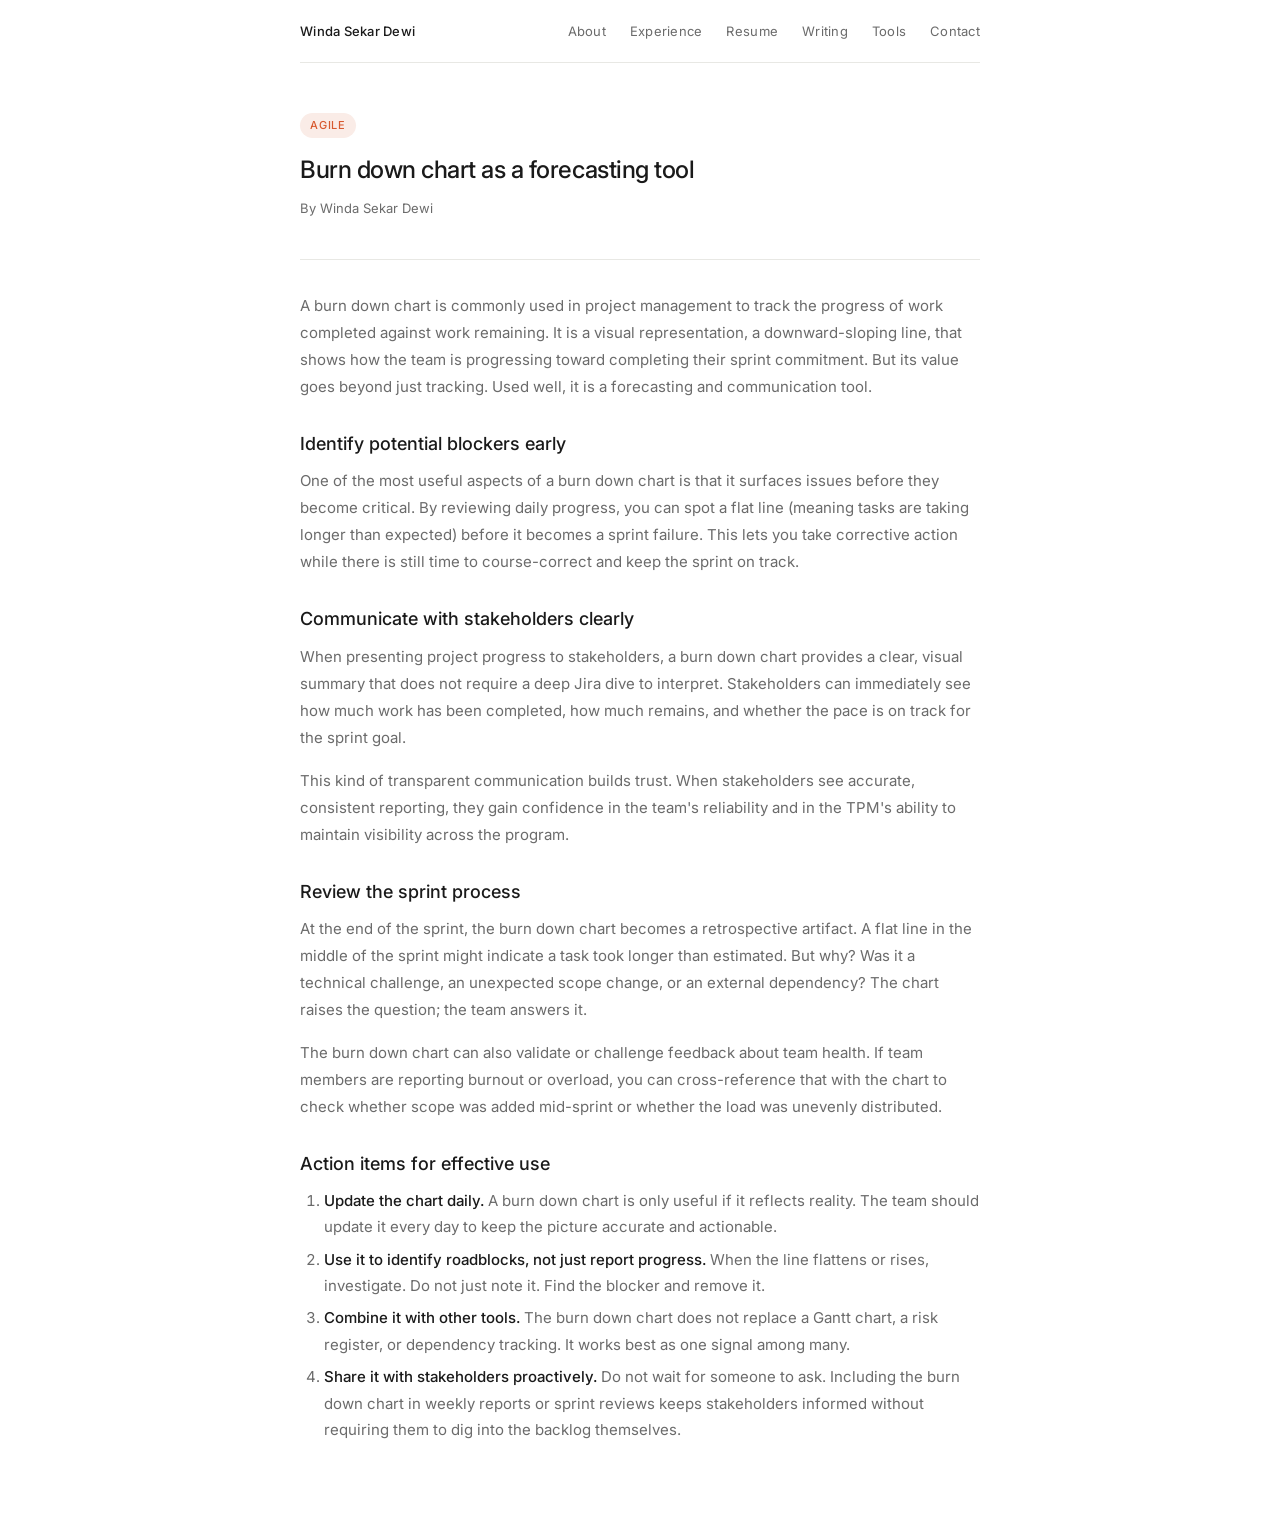
<file: articles/burndown-chart.html>
<!DOCTYPE html>
<html lang="en">
<head>
  <meta charset="UTF-8" />
  <meta name="viewport" content="width=device-width, initial-scale=1.0" />
  <meta name="description" content="Using burn down charts beyond tracking, as a delivery prediction and forecasting tool for program managers." />
  <meta property="og:type" content="article" />
  <meta property="og:url" content="https://windasekardewi.github.io/articles/burndown-chart.html" />
  <meta property="og:title" content="Burn Down Chart as a Forecasting Tool · Winda Sekar Dewi" />
  <meta property="og:description" content="Using burn down charts beyond tracking, as a delivery prediction and forecasting tool for program managers." />
  <meta property="og:image" content="https://windasekardewi.github.io/og-image.png" />
  <meta name="twitter:card" content="summary_large_image" />
  <meta name="twitter:title" content="Burn Down Chart as a Forecasting Tool · Winda Sekar Dewi" />
  <meta name="twitter:description" content="Using burn down charts beyond tracking, as a delivery prediction and forecasting tool for program managers." />
  <meta name="twitter:image" content="https://windasekardewi.github.io/og-image.png" />
  <title>Burn Down Chart as a Forecasting Tool · Winda Sekar Dewi</title>
  <link rel="preconnect" href="https://fonts.googleapis.com" />
  <link rel="preconnect" href="https://fonts.gstatic.com" crossorigin />
  <link href="https://fonts.googleapis.com/css2?family=Inter:wght@400;500&display=swap" rel="stylesheet" />
  <link rel="icon" type="image/svg+xml" href="../favicon.svg" />
  <link rel="stylesheet" href="article.css" />
</head>
<body>
  <div class="container">
    <nav>
      <a href="../index.html" class="nav-name">Winda Sekar Dewi</a>
      <a href="../index.html#about">About</a>
      <a href="../index.html#experience">Experience</a>
      <a href="../resume.html">Resume</a>
      <a href="../articles/">Writing</a>
      <a href="../tools/">Tools</a>
      <a href="../index.html#contact">Contact</a>
    </nav>

    <div class="article-meta">
      <div class="article-tag">Agile</div>
      <h1>Burn down chart as a forecasting tool</h1>
      <div class="byline">By Winda Sekar Dewi</div>
    </div>

    <hr class="divider" />

    <div class="article-body">

      <p>A burn down chart is commonly used in project management to track the progress of work completed against work remaining. It is a visual representation, a downward-sloping line, that shows how the team is progressing toward completing their sprint commitment. But its value goes beyond just tracking. Used well, it is a forecasting and communication tool.</p>

      <h2>Identify potential blockers early</h2>
      <p>One of the most useful aspects of a burn down chart is that it surfaces issues before they become critical. By reviewing daily progress, you can spot a flat line (meaning tasks are taking longer than expected) before it becomes a sprint failure. This lets you take corrective action while there is still time to course-correct and keep the sprint on track.</p>

      <h2>Communicate with stakeholders clearly</h2>
      <p>When presenting project progress to stakeholders, a burn down chart provides a clear, visual summary that does not require a deep Jira dive to interpret. Stakeholders can immediately see how much work has been completed, how much remains, and whether the pace is on track for the sprint goal.</p>
      <p>This kind of transparent communication builds trust. When stakeholders see accurate, consistent reporting, they gain confidence in the team's reliability and in the TPM's ability to maintain visibility across the program.</p>

      <h2>Review the sprint process</h2>
      <p>At the end of the sprint, the burn down chart becomes a retrospective artifact. A flat line in the middle of the sprint might indicate a task took longer than estimated. But why? Was it a technical challenge, an unexpected scope change, or an external dependency? The chart raises the question; the team answers it.</p>
      <p>The burn down chart can also validate or challenge feedback about team health. If team members are reporting burnout or overload, you can cross-reference that with the chart to check whether scope was added mid-sprint or whether the load was unevenly distributed.</p>

      <h2>Action items for effective use</h2>
      <ol>
        <li><strong>Update the chart daily.</strong> A burn down chart is only useful if it reflects reality. The team should update it every day to keep the picture accurate and actionable.</li>
        <li><strong>Use it to identify roadblocks, not just report progress.</strong> When the line flattens or rises, investigate. Do not just note it. Find the blocker and remove it.</li>
        <li><strong>Combine it with other tools.</strong> The burn down chart does not replace a Gantt chart, a risk register, or dependency tracking. It works best as one signal among many.</li>
        <li><strong>Share it with stakeholders proactively.</strong> Do not wait for someone to ask. Including the burn down chart in weekly reports or sprint reviews keeps stakeholders informed without requiring them to dig into the backlog themselves.</li>
      </ol>

    </div>
  </div>
</body>
</html>
</file>
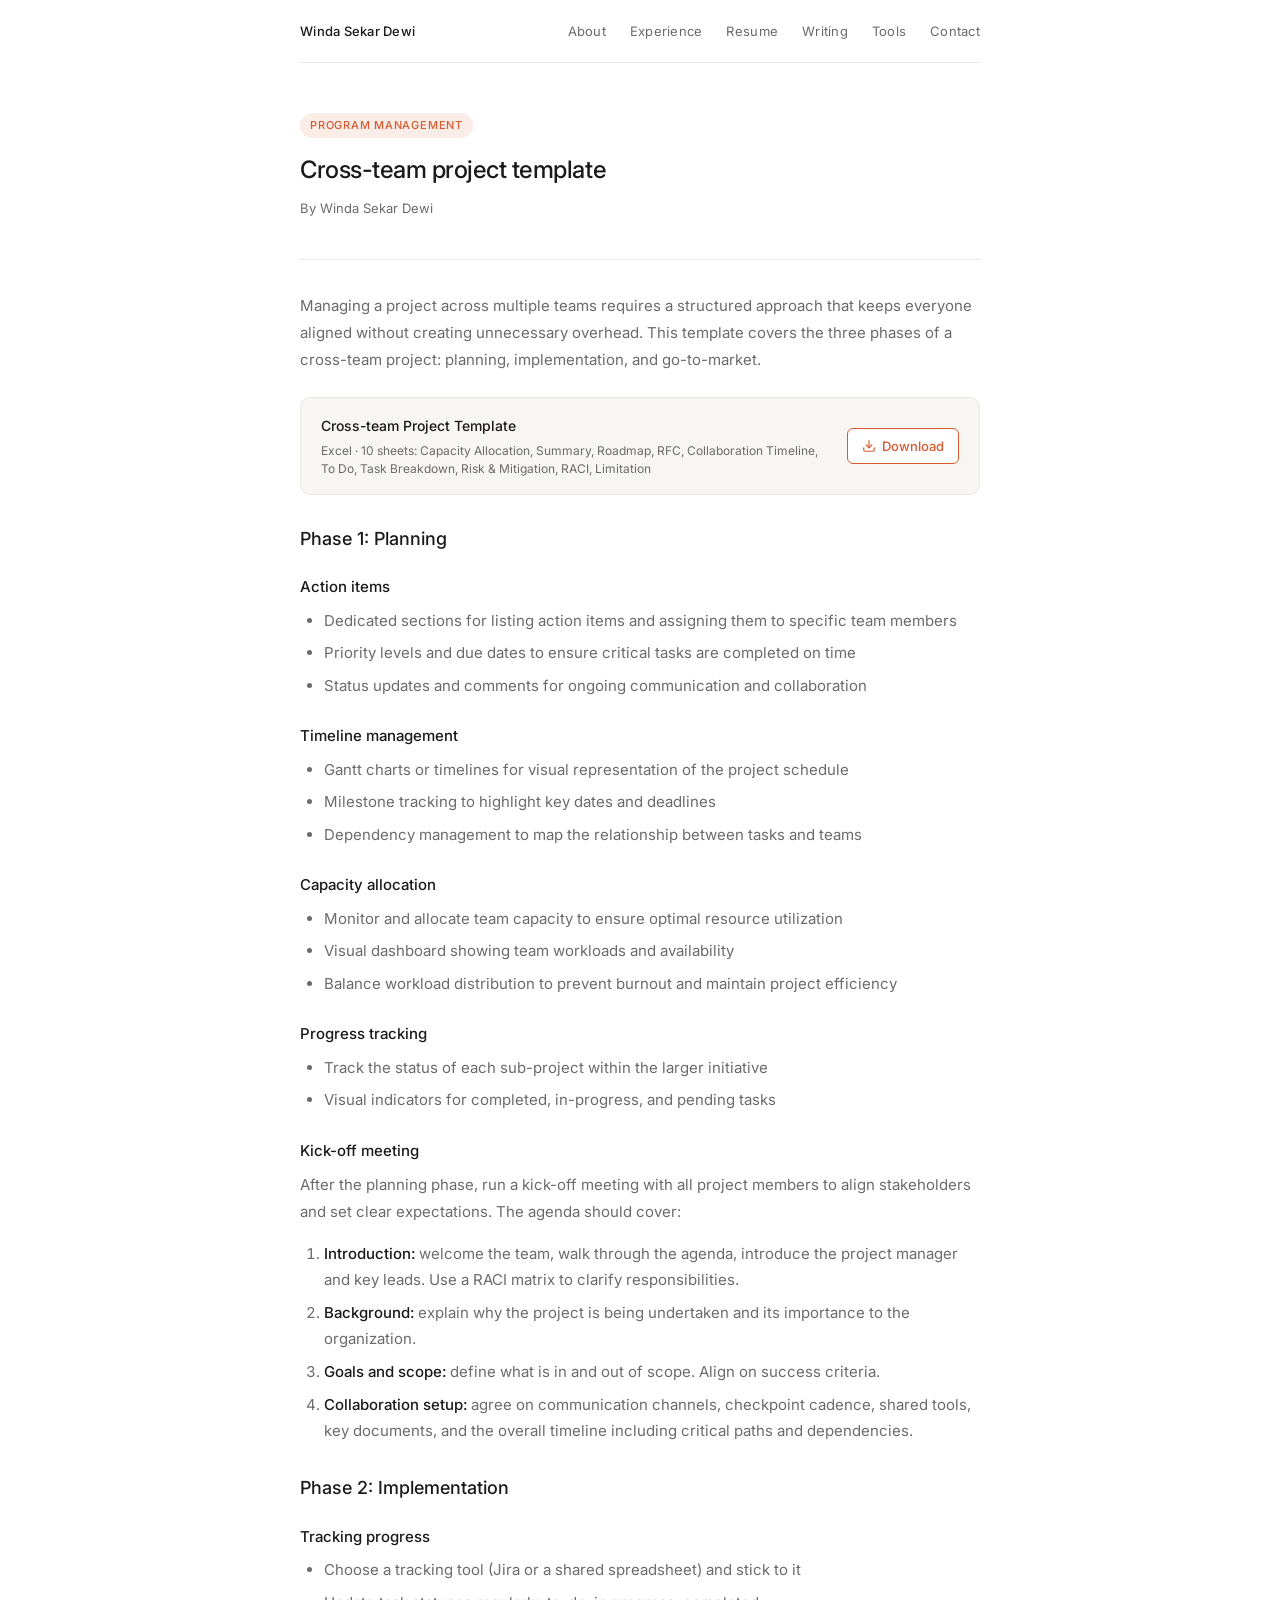
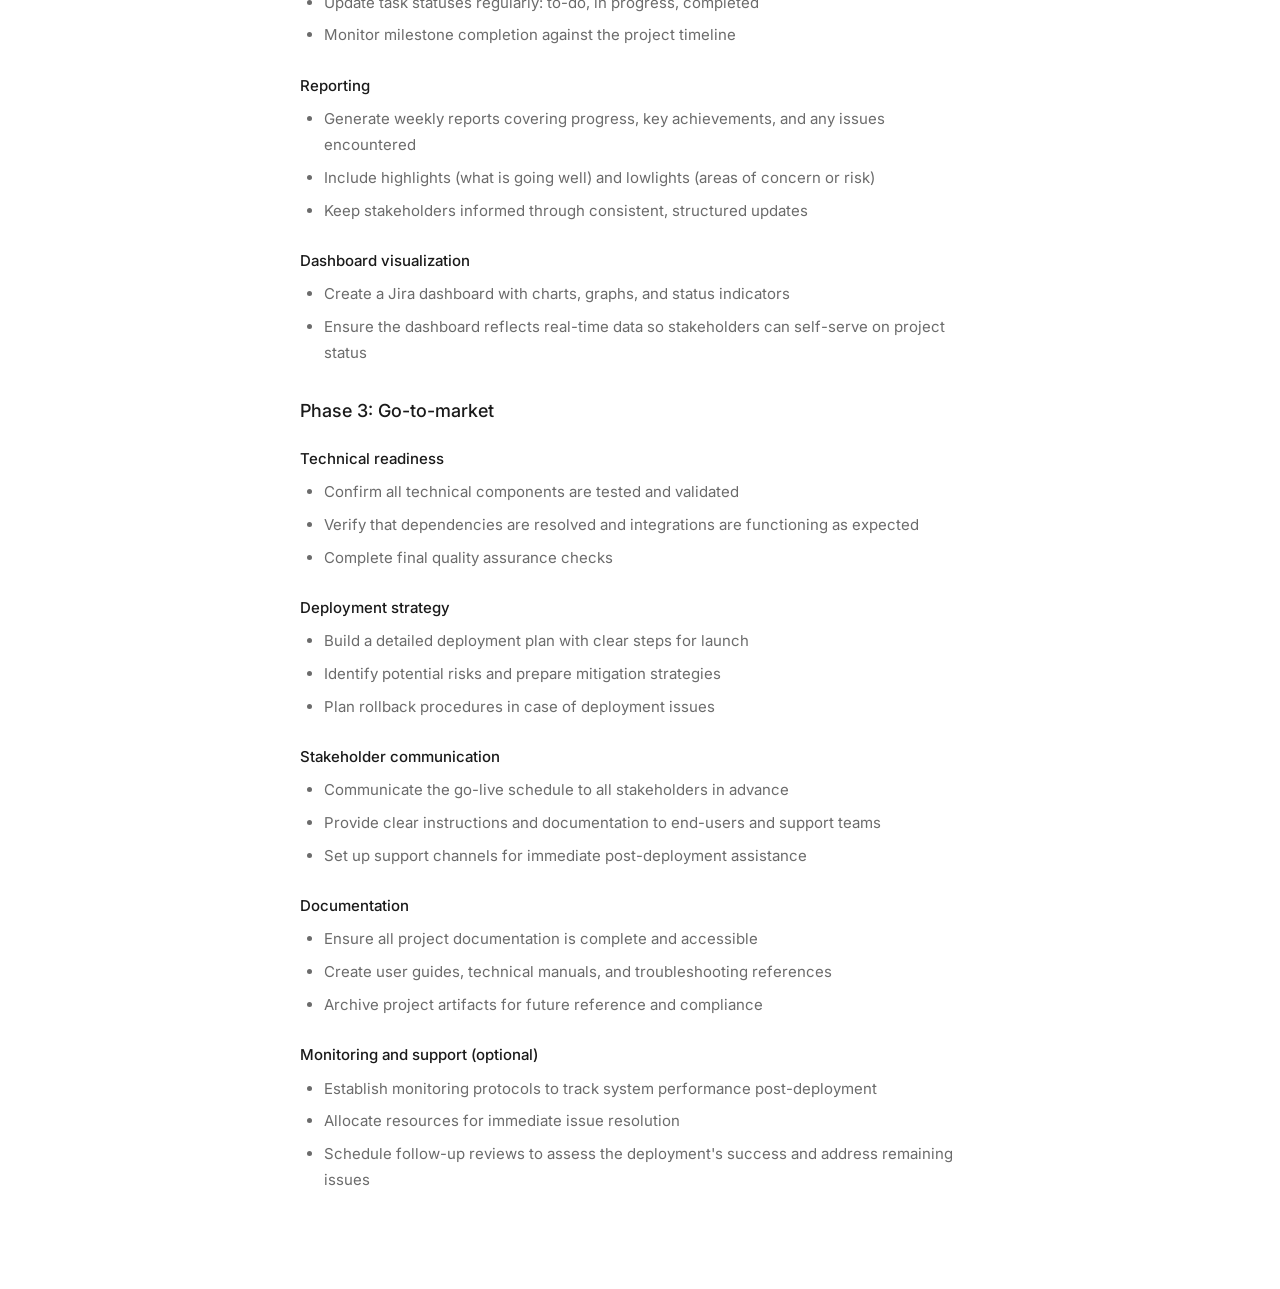
<file: articles/cross-team-project-template.html>
<!DOCTYPE html>
<html lang="en">
<head>
  <meta charset="UTF-8" />
  <meta name="viewport" content="width=device-width, initial-scale=1.0" />
  <meta name="description" content="A reusable template for running cross-team projects — covering planning, dependency tracking, and delivery coordination." />
  <meta property="og:type" content="article" />
  <meta property="og:url" content="https://windasekardewi.github.io/articles/cross-team-project-template.html" />
  <meta property="og:title" content="Cross-team Project Template · Winda Sekar Dewi" />
  <meta property="og:description" content="A reusable template for running cross-team projects — covering planning, dependency tracking, and delivery coordination." />
  <meta property="og:image" content="https://windasekardewi.github.io/og-image.png" />
  <meta name="twitter:card" content="summary_large_image" />
  <meta name="twitter:title" content="Cross-team Project Template · Winda Sekar Dewi" />
  <meta name="twitter:description" content="A reusable template for running cross-team projects — covering planning, dependency tracking, and delivery coordination." />
  <meta name="twitter:image" content="https://windasekardewi.github.io/og-image.png" />
  <title>Cross-team Project Template · Winda Sekar Dewi</title>
  <link rel="preconnect" href="https://fonts.googleapis.com" />
  <link rel="preconnect" href="https://fonts.gstatic.com" crossorigin />
  <link href="https://fonts.googleapis.com/css2?family=Inter:wght@400;500&display=swap" rel="stylesheet" />
  <link rel="icon" type="image/svg+xml" href="../favicon.svg" />
  <link rel="stylesheet" href="article.css" />
</head>
<body>
  <div class="container">
    <nav>
      <a href="../index.html" class="nav-name">Winda Sekar Dewi</a>
      <a href="../index.html#about">About</a>
      <a href="../index.html#experience">Experience</a>
      <a href="../resume.html">Resume</a>
      <a href="../articles/">Writing</a>
      <a href="../tools/">Tools</a>
      <a href="../index.html#contact">Contact</a>
    </nav>

    <div class="article-meta">
      <div class="article-tag">Program Management</div>
      <h1>Cross-team project template</h1>
      <div class="byline">By Winda Sekar Dewi</div>
    </div>

    <hr class="divider" />

    <div class="article-body">

      <p>Managing a project across multiple teams requires a structured approach that keeps everyone aligned without creating unnecessary overhead. This template covers the three phases of a cross-team project: planning, implementation, and go-to-market.</p>

      <div class="download-box">
        <div class="download-box-left">
          <div class="download-title">Cross-team Project Template</div>
          <div class="download-meta">Excel · 10 sheets: Capacity Allocation, Summary, Roadmap, RFC, Collaboration Timeline, To Do, Task Breakdown, Risk &amp; Mitigation, RACI, Limitation</div>
        </div>
        <a href="../downloads/cross-team-project-template.xlsx" download class="download-btn">
          <svg width="14" height="14" viewBox="0 0 24 24" fill="none" stroke="currentColor" stroke-width="2" stroke-linecap="round" stroke-linejoin="round"><path d="M21 15v4a2 2 0 0 1-2 2H5a2 2 0 0 1-2-2v-4"/><polyline points="7 10 12 15 17 10"/><line x1="12" y1="15" x2="12" y2="3"/></svg>
          Download
        </a>
      </div>

      <h2>Phase 1: Planning</h2>

      <h3>Action items</h3>
      <ul>
        <li>Dedicated sections for listing action items and assigning them to specific team members</li>
        <li>Priority levels and due dates to ensure critical tasks are completed on time</li>
        <li>Status updates and comments for ongoing communication and collaboration</li>
      </ul>

      <h3>Timeline management</h3>
      <ul>
        <li>Gantt charts or timelines for visual representation of the project schedule</li>
        <li>Milestone tracking to highlight key dates and deadlines</li>
        <li>Dependency management to map the relationship between tasks and teams</li>
      </ul>

      <h3>Capacity allocation</h3>
      <ul>
        <li>Monitor and allocate team capacity to ensure optimal resource utilization</li>
        <li>Visual dashboard showing team workloads and availability</li>
        <li>Balance workload distribution to prevent burnout and maintain project efficiency</li>
      </ul>

      <h3>Progress tracking</h3>
      <ul>
        <li>Track the status of each sub-project within the larger initiative</li>
        <li>Visual indicators for completed, in-progress, and pending tasks</li>
      </ul>

      <h3>Kick-off meeting</h3>
      <p>After the planning phase, run a kick-off meeting with all project members to align stakeholders and set clear expectations. The agenda should cover:</p>
      <ol>
        <li><strong>Introduction:</strong> welcome the team, walk through the agenda, introduce the project manager and key leads. Use a RACI matrix to clarify responsibilities.</li>
        <li><strong>Background:</strong> explain why the project is being undertaken and its importance to the organization.</li>
        <li><strong>Goals and scope:</strong> define what is in and out of scope. Align on success criteria.</li>
        <li><strong>Collaboration setup:</strong> agree on communication channels, checkpoint cadence, shared tools, key documents, and the overall timeline including critical paths and dependencies.</li>
      </ol>

      <h2>Phase 2: Implementation</h2>

      <h3>Tracking progress</h3>
      <ul>
        <li>Choose a tracking tool (Jira or a shared spreadsheet) and stick to it</li>
        <li>Update task statuses regularly: to-do, in progress, completed</li>
        <li>Monitor milestone completion against the project timeline</li>
      </ul>

      <h3>Reporting</h3>
      <ul>
        <li>Generate weekly reports covering progress, key achievements, and any issues encountered</li>
        <li>Include highlights (what is going well) and lowlights (areas of concern or risk)</li>
        <li>Keep stakeholders informed through consistent, structured updates</li>
      </ul>

      <h3>Dashboard visualization</h3>
      <ul>
        <li>Create a Jira dashboard with charts, graphs, and status indicators</li>
        <li>Ensure the dashboard reflects real-time data so stakeholders can self-serve on project status</li>
      </ul>

      <h2>Phase 3: Go-to-market</h2>

      <h3>Technical readiness</h3>
      <ul>
        <li>Confirm all technical components are tested and validated</li>
        <li>Verify that dependencies are resolved and integrations are functioning as expected</li>
        <li>Complete final quality assurance checks</li>
      </ul>

      <h3>Deployment strategy</h3>
      <ul>
        <li>Build a detailed deployment plan with clear steps for launch</li>
        <li>Identify potential risks and prepare mitigation strategies</li>
        <li>Plan rollback procedures in case of deployment issues</li>
      </ul>

      <h3>Stakeholder communication</h3>
      <ul>
        <li>Communicate the go-live schedule to all stakeholders in advance</li>
        <li>Provide clear instructions and documentation to end-users and support teams</li>
        <li>Set up support channels for immediate post-deployment assistance</li>
      </ul>

      <h3>Documentation</h3>
      <ul>
        <li>Ensure all project documentation is complete and accessible</li>
        <li>Create user guides, technical manuals, and troubleshooting references</li>
        <li>Archive project artifacts for future reference and compliance</li>
      </ul>

      <h3>Monitoring and support (optional)</h3>
      <ul>
        <li>Establish monitoring protocols to track system performance post-deployment</li>
        <li>Allocate resources for immediate issue resolution</li>
        <li>Schedule follow-up reviews to assess the deployment's success and address remaining issues</li>
      </ul>

    </div>
  </div>
</body>
</html>
</file>
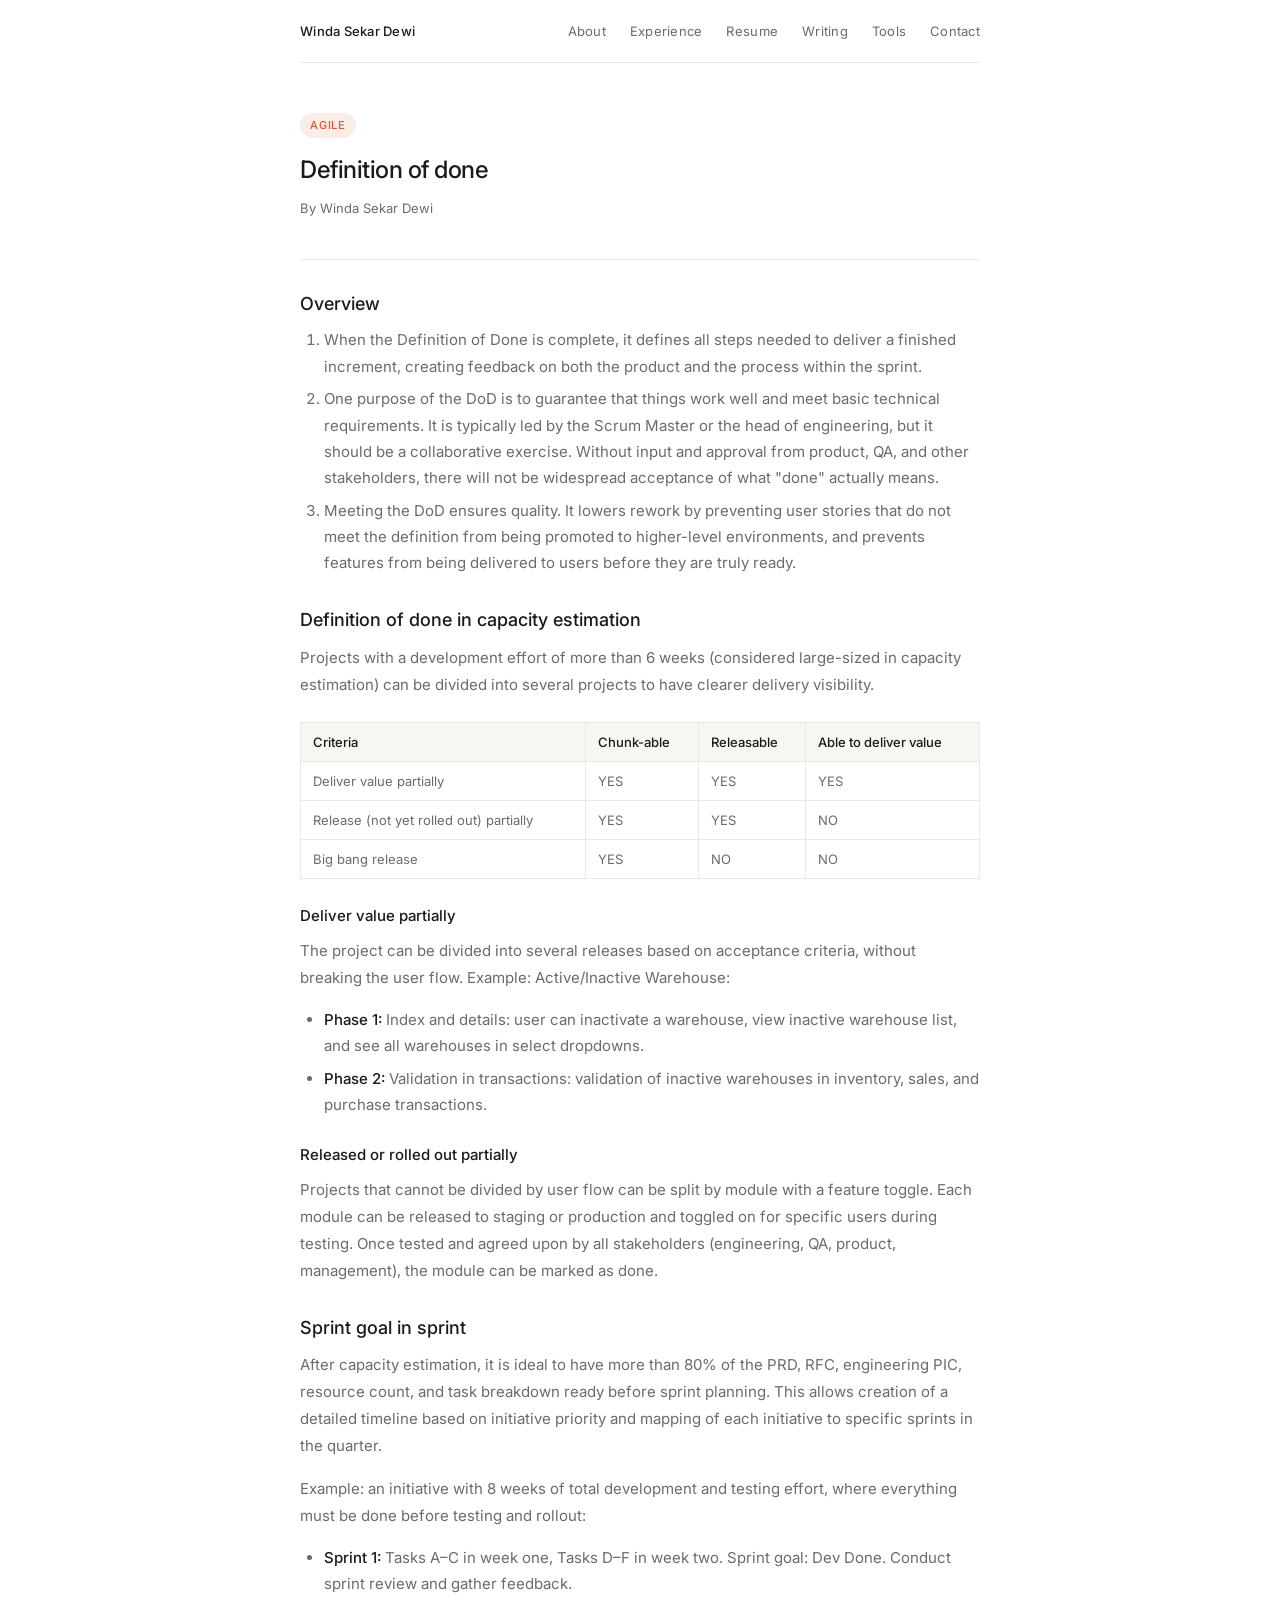
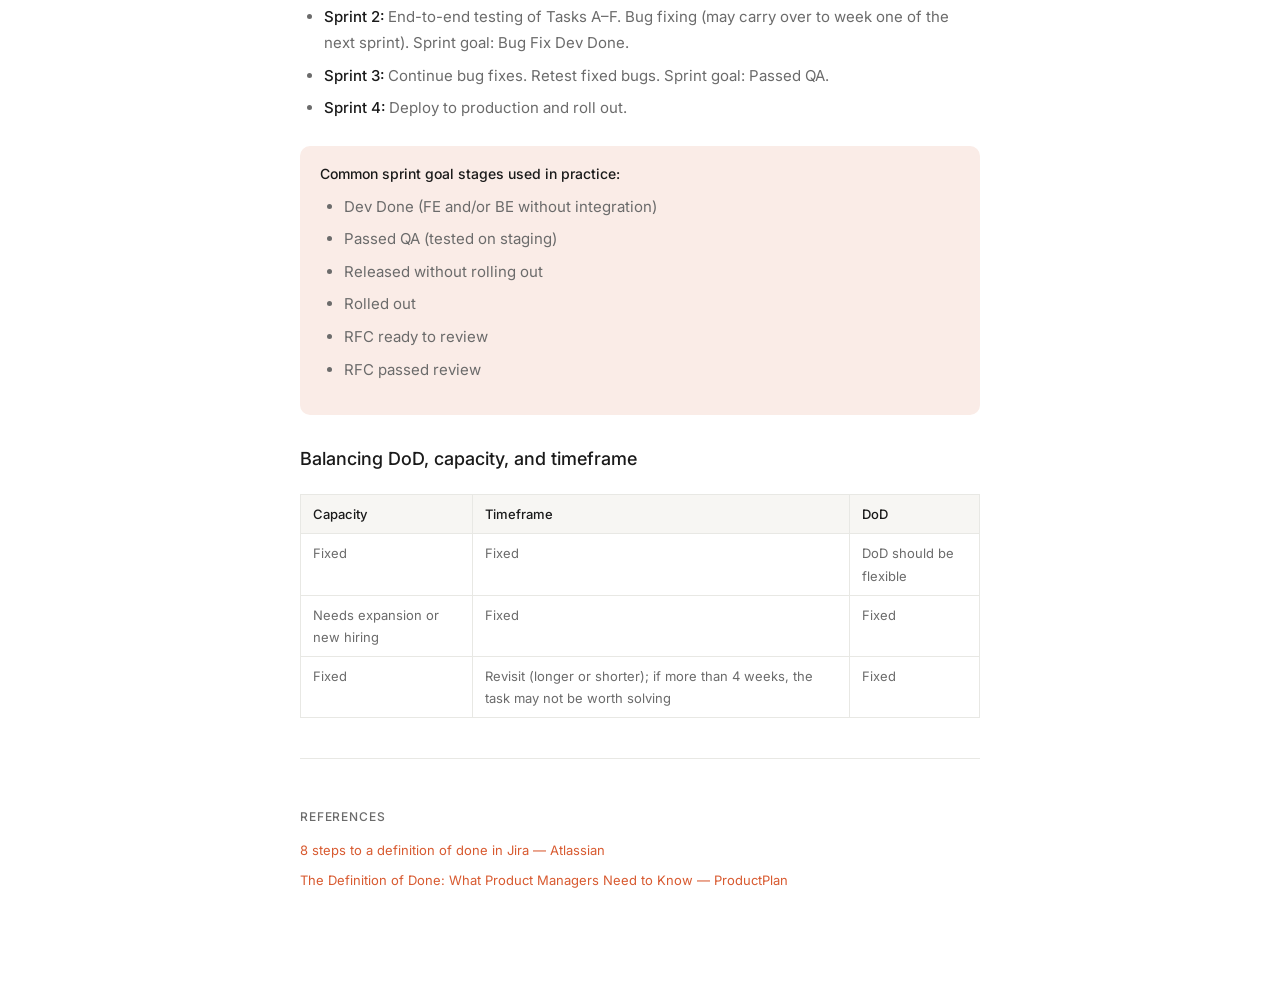
<file: articles/definition-of-done.html>
<!DOCTYPE html>
<html lang="en">
<head>
  <meta charset="UTF-8" />
  <meta name="viewport" content="width=device-width, initial-scale=1.0" />
  <meta name="description" content="What a strong Definition of Done looks like in practice, and why it matters for program delivery confidence." />
  <meta property="og:type" content="article" />
  <meta property="og:url" content="https://windasekardewi.github.io/articles/definition-of-done.html" />
  <meta property="og:title" content="Definition of Done · Winda Sekar Dewi" />
  <meta property="og:description" content="What a strong Definition of Done looks like in practice, and why it matters for program delivery confidence." />
  <meta property="og:image" content="https://windasekardewi.github.io/og-image.png" />
  <meta name="twitter:card" content="summary_large_image" />
  <meta name="twitter:title" content="Definition of Done · Winda Sekar Dewi" />
  <meta name="twitter:description" content="What a strong Definition of Done looks like in practice, and why it matters for program delivery confidence." />
  <meta name="twitter:image" content="https://windasekardewi.github.io/og-image.png" />
  <title>Definition of Done · Winda Sekar Dewi</title>
  <link rel="preconnect" href="https://fonts.googleapis.com" />
  <link rel="preconnect" href="https://fonts.gstatic.com" crossorigin />
  <link href="https://fonts.googleapis.com/css2?family=Inter:wght@400;500&display=swap" rel="stylesheet" />
  <link rel="icon" type="image/svg+xml" href="../favicon.svg" />
  <link rel="stylesheet" href="article.css" />
</head>
<body>
  <div class="container">
    <nav>
      <a href="../index.html" class="nav-name">Winda Sekar Dewi</a>
      <a href="../index.html#about">About</a>
      <a href="../index.html#experience">Experience</a>
      <a href="../resume.html">Resume</a>
      <a href="../articles/">Writing</a>
      <a href="../tools/">Tools</a>
      <a href="../index.html#contact">Contact</a>
    </nav>

    <div class="article-meta">
      <div class="article-tag">Agile</div>
      <h1>Definition of done</h1>
      <div class="byline">By Winda Sekar Dewi</div>
    </div>

    <hr class="divider" />

    <div class="article-body">

      <h2>Overview</h2>
      <ol>
        <li>When the Definition of Done is complete, it defines all steps needed to deliver a finished increment, creating feedback on both the product and the process within the sprint.</li>
        <li>One purpose of the DoD is to guarantee that things work well and meet basic technical requirements. It is typically led by the Scrum Master or the head of engineering, but it should be a collaborative exercise. Without input and approval from product, QA, and other stakeholders, there will not be widespread acceptance of what "done" actually means.</li>
        <li>Meeting the DoD ensures quality. It lowers rework by preventing user stories that do not meet the definition from being promoted to higher-level environments, and prevents features from being delivered to users before they are truly ready.</li>
      </ol>

      <h2>Definition of done in capacity estimation</h2>
      <p>Projects with a development effort of more than 6 weeks (considered large-sized in capacity estimation) can be divided into several projects to have clearer delivery visibility.</p>

      <table>
        <thead>
          <tr>
            <th>Criteria</th>
            <th>Chunk-able</th>
            <th>Releasable</th>
            <th>Able to deliver value</th>
          </tr>
        </thead>
        <tbody>
          <tr>
            <td>Deliver value partially</td>
            <td>YES</td>
            <td>YES</td>
            <td>YES</td>
          </tr>
          <tr>
            <td>Release (not yet rolled out) partially</td>
            <td>YES</td>
            <td>YES</td>
            <td>NO</td>
          </tr>
          <tr>
            <td>Big bang release</td>
            <td>YES</td>
            <td>NO</td>
            <td>NO</td>
          </tr>
        </tbody>
      </table>

      <h3>Deliver value partially</h3>
      <p>The project can be divided into several releases based on acceptance criteria, without breaking the user flow. Example: Active/Inactive Warehouse:</p>
      <ul>
        <li><strong>Phase 1:</strong> Index and details: user can inactivate a warehouse, view inactive warehouse list, and see all warehouses in select dropdowns.</li>
        <li><strong>Phase 2:</strong> Validation in transactions: validation of inactive warehouses in inventory, sales, and purchase transactions.</li>
      </ul>

      <h3>Released or rolled out partially</h3>
      <p>Projects that cannot be divided by user flow can be split by module with a feature toggle. Each module can be released to staging or production and toggled on for specific users during testing. Once tested and agreed upon by all stakeholders (engineering, QA, product, management), the module can be marked as done.</p>

      <h2>Sprint goal in sprint</h2>
      <p>After capacity estimation, it is ideal to have more than 80% of the PRD, RFC, engineering PIC, resource count, and task breakdown ready before sprint planning. This allows creation of a detailed timeline based on initiative priority and mapping of each initiative to specific sprints in the quarter.</p>
      <p>Example: an initiative with 8 weeks of total development and testing effort, where everything must be done before testing and rollout:</p>

      <ul>
        <li><strong>Sprint 1:</strong> Tasks A–C in week one, Tasks D–F in week two. Sprint goal: Dev Done. Conduct sprint review and gather feedback.</li>
        <li><strong>Sprint 2:</strong> End-to-end testing of Tasks A–F. Bug fixing (may carry over to week one of the next sprint). Sprint goal: Bug Fix Dev Done.</li>
        <li><strong>Sprint 3:</strong> Continue bug fixes. Retest fixed bugs. Sprint goal: Passed QA.</li>
        <li><strong>Sprint 4:</strong> Deploy to production and roll out.</li>
      </ul>

      <div class="callout">
        <strong>Common sprint goal stages used in practice:</strong>
        <ul style="margin-top: 0.5rem;">
          <li>Dev Done (FE and/or BE without integration)</li>
          <li>Passed QA (tested on staging)</li>
          <li>Released without rolling out</li>
          <li>Rolled out</li>
          <li>RFC ready to review</li>
          <li>RFC passed review</li>
        </ul>
      </div>

      <h2>Balancing DoD, capacity, and timeframe</h2>
      <table>
        <thead>
          <tr>
            <th>Capacity</th>
            <th>Timeframe</th>
            <th>DoD</th>
          </tr>
        </thead>
        <tbody>
          <tr>
            <td>Fixed</td>
            <td>Fixed</td>
            <td>DoD should be flexible</td>
          </tr>
          <tr>
            <td>Needs expansion or new hiring</td>
            <td>Fixed</td>
            <td>Fixed</td>
          </tr>
          <tr>
            <td>Fixed</td>
            <td>Revisit (longer or shorter); if more than 4 weeks, the task may not be worth solving</td>
            <td>Fixed</td>
          </tr>
        </tbody>
      </table>

      <div class="references">
        <h3>References</h3>
        <ul>
          <li><a href="https://www.atlassian.com/blog/jira/8-steps-to-a-definition-of-done-in-jira" target="_blank" rel="noopener">8 steps to a definition of done in Jira — Atlassian</a></li>
          <li><a href="https://www.productplan.com/learn/agile-definition-of-done/" target="_blank" rel="noopener">The Definition of Done: What Product Managers Need to Know — ProductPlan</a></li>
        </ul>
      </div>

    </div>
  </div>
</body>
</html>
</file>
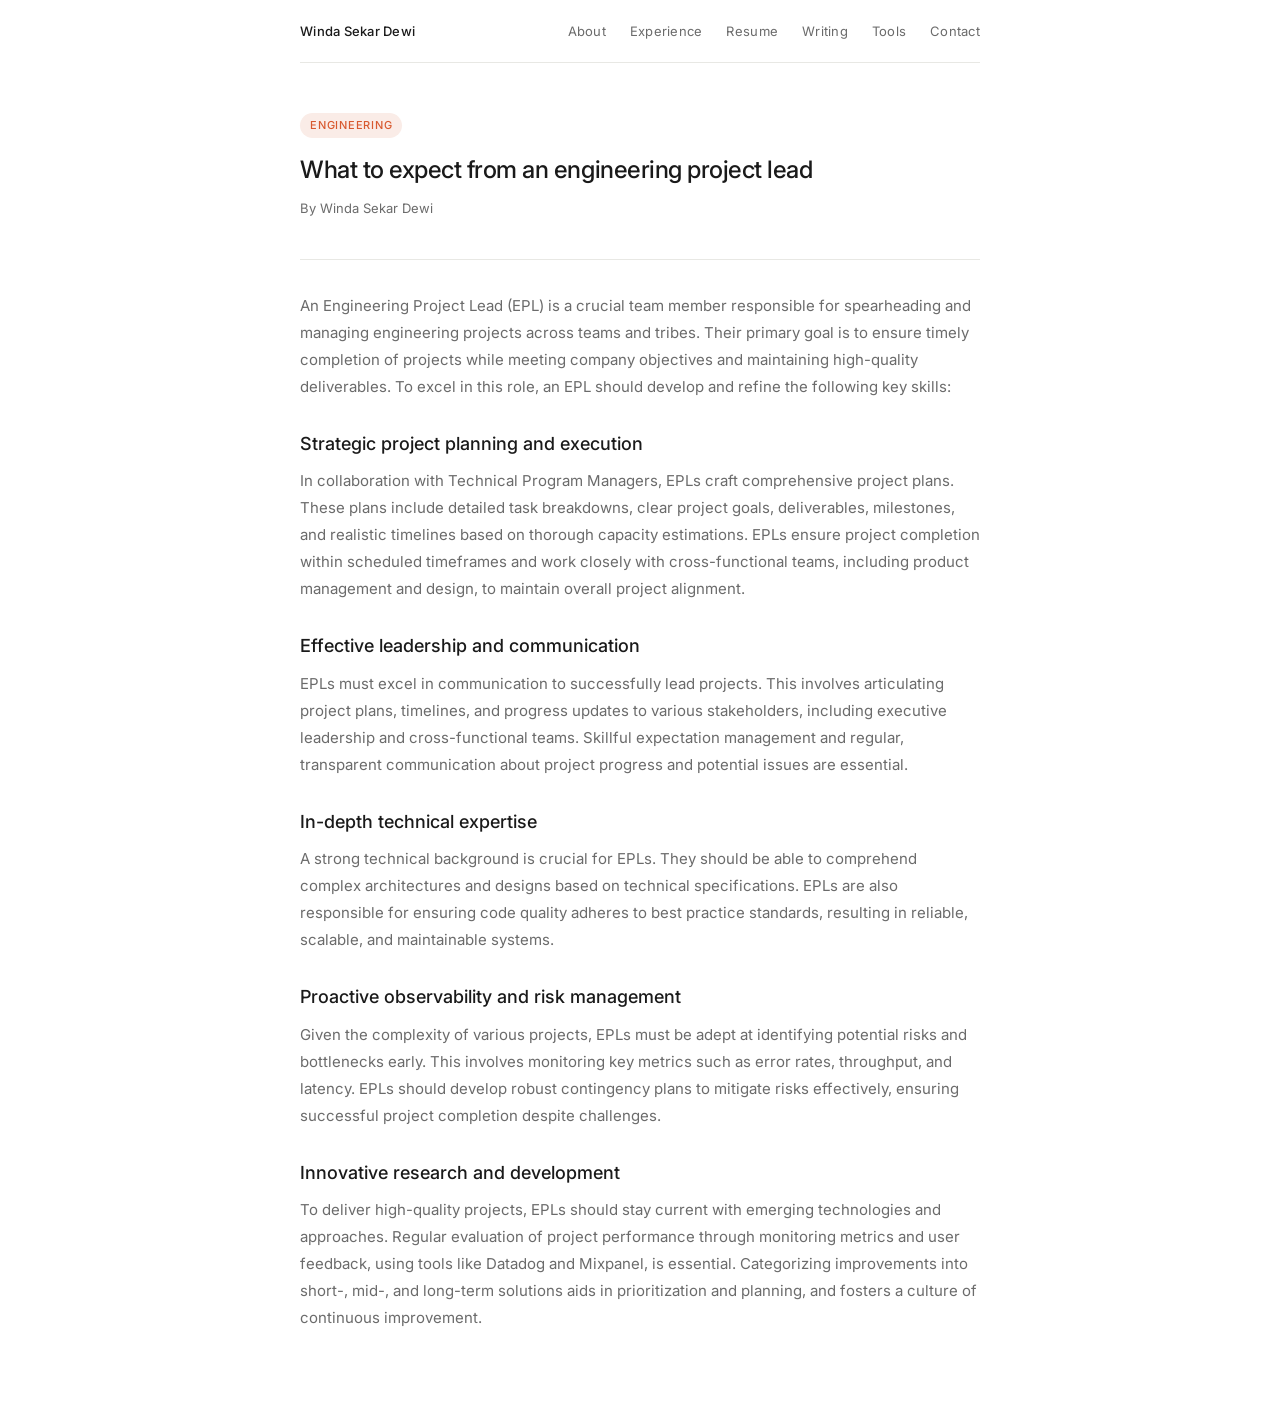
<file: articles/engineering-project-lead.html>
<!DOCTYPE html>
<html lang="en">
<head>
  <meta charset="UTF-8" />
  <meta name="viewport" content="width=device-width, initial-scale=1.0" />
  <meta name="description" content="Defining the Engineering Project Lead role and how it fits across engineering teams in a TPM context." />
  <meta property="og:type" content="article" />
  <meta property="og:url" content="https://windasekardewi.github.io/articles/engineering-project-lead.html" />
  <meta property="og:title" content="What to Expect from an Engineering Project Lead · Winda Sekar Dewi" />
  <meta property="og:description" content="Defining the Engineering Project Lead role and how it fits across engineering teams in a TPM context." />
  <meta property="og:image" content="https://windasekardewi.github.io/og-image.png" />
  <meta name="twitter:card" content="summary_large_image" />
  <meta name="twitter:title" content="What to Expect from an Engineering Project Lead · Winda Sekar Dewi" />
  <meta name="twitter:description" content="Defining the Engineering Project Lead role and how it fits across engineering teams in a TPM context." />
  <meta name="twitter:image" content="https://windasekardewi.github.io/og-image.png" />
  <title>What to Expect from an Engineering Project Lead · Winda Sekar Dewi</title>
  <link rel="preconnect" href="https://fonts.googleapis.com" />
  <link rel="preconnect" href="https://fonts.gstatic.com" crossorigin />
  <link href="https://fonts.googleapis.com/css2?family=Inter:wght@400;500&display=swap" rel="stylesheet" />
  <link rel="icon" type="image/svg+xml" href="../favicon.svg" />
  <link rel="stylesheet" href="article.css" />
</head>
<body>
  <div class="container">
    <nav>
      <a href="../index.html" class="nav-name">Winda Sekar Dewi</a>
      <a href="../index.html#about">About</a>
      <a href="../index.html#experience">Experience</a>
      <a href="../resume.html">Resume</a>
      <a href="../articles/">Writing</a>
      <a href="../tools/">Tools</a>
      <a href="../index.html#contact">Contact</a>
    </nav>

    <div class="article-meta">
      <div class="article-tag">Engineering</div>
      <h1>What to expect from an engineering project lead</h1>
      <div class="byline">By Winda Sekar Dewi</div>
    </div>

    <hr class="divider" />

    <div class="article-body">

      <p>An Engineering Project Lead (EPL) is a crucial team member responsible for spearheading and managing engineering projects across teams and tribes. Their primary goal is to ensure timely completion of projects while meeting company objectives and maintaining high-quality deliverables. To excel in this role, an EPL should develop and refine the following key skills:</p>

      <h2>Strategic project planning and execution</h2>
      <p>In collaboration with Technical Program Managers, EPLs craft comprehensive project plans. These plans include detailed task breakdowns, clear project goals, deliverables, milestones, and realistic timelines based on thorough capacity estimations. EPLs ensure project completion within scheduled timeframes and work closely with cross-functional teams, including product management and design, to maintain overall project alignment.</p>

      <h2>Effective leadership and communication</h2>
      <p>EPLs must excel in communication to successfully lead projects. This involves articulating project plans, timelines, and progress updates to various stakeholders, including executive leadership and cross-functional teams. Skillful expectation management and regular, transparent communication about project progress and potential issues are essential.</p>

      <h2>In-depth technical expertise</h2>
      <p>A strong technical background is crucial for EPLs. They should be able to comprehend complex architectures and designs based on technical specifications. EPLs are also responsible for ensuring code quality adheres to best practice standards, resulting in reliable, scalable, and maintainable systems.</p>

      <h2>Proactive observability and risk management</h2>
      <p>Given the complexity of various projects, EPLs must be adept at identifying potential risks and bottlenecks early. This involves monitoring key metrics such as error rates, throughput, and latency. EPLs should develop robust contingency plans to mitigate risks effectively, ensuring successful project completion despite challenges.</p>

      <h2>Innovative research and development</h2>
      <p>To deliver high-quality projects, EPLs should stay current with emerging technologies and approaches. Regular evaluation of project performance through monitoring metrics and user feedback, using tools like Datadog and Mixpanel, is essential. Categorizing improvements into short-, mid-, and long-term solutions aids in prioritization and planning, and fosters a culture of continuous improvement.</p>

    </div>
  </div>
</body>
</html>
</file>
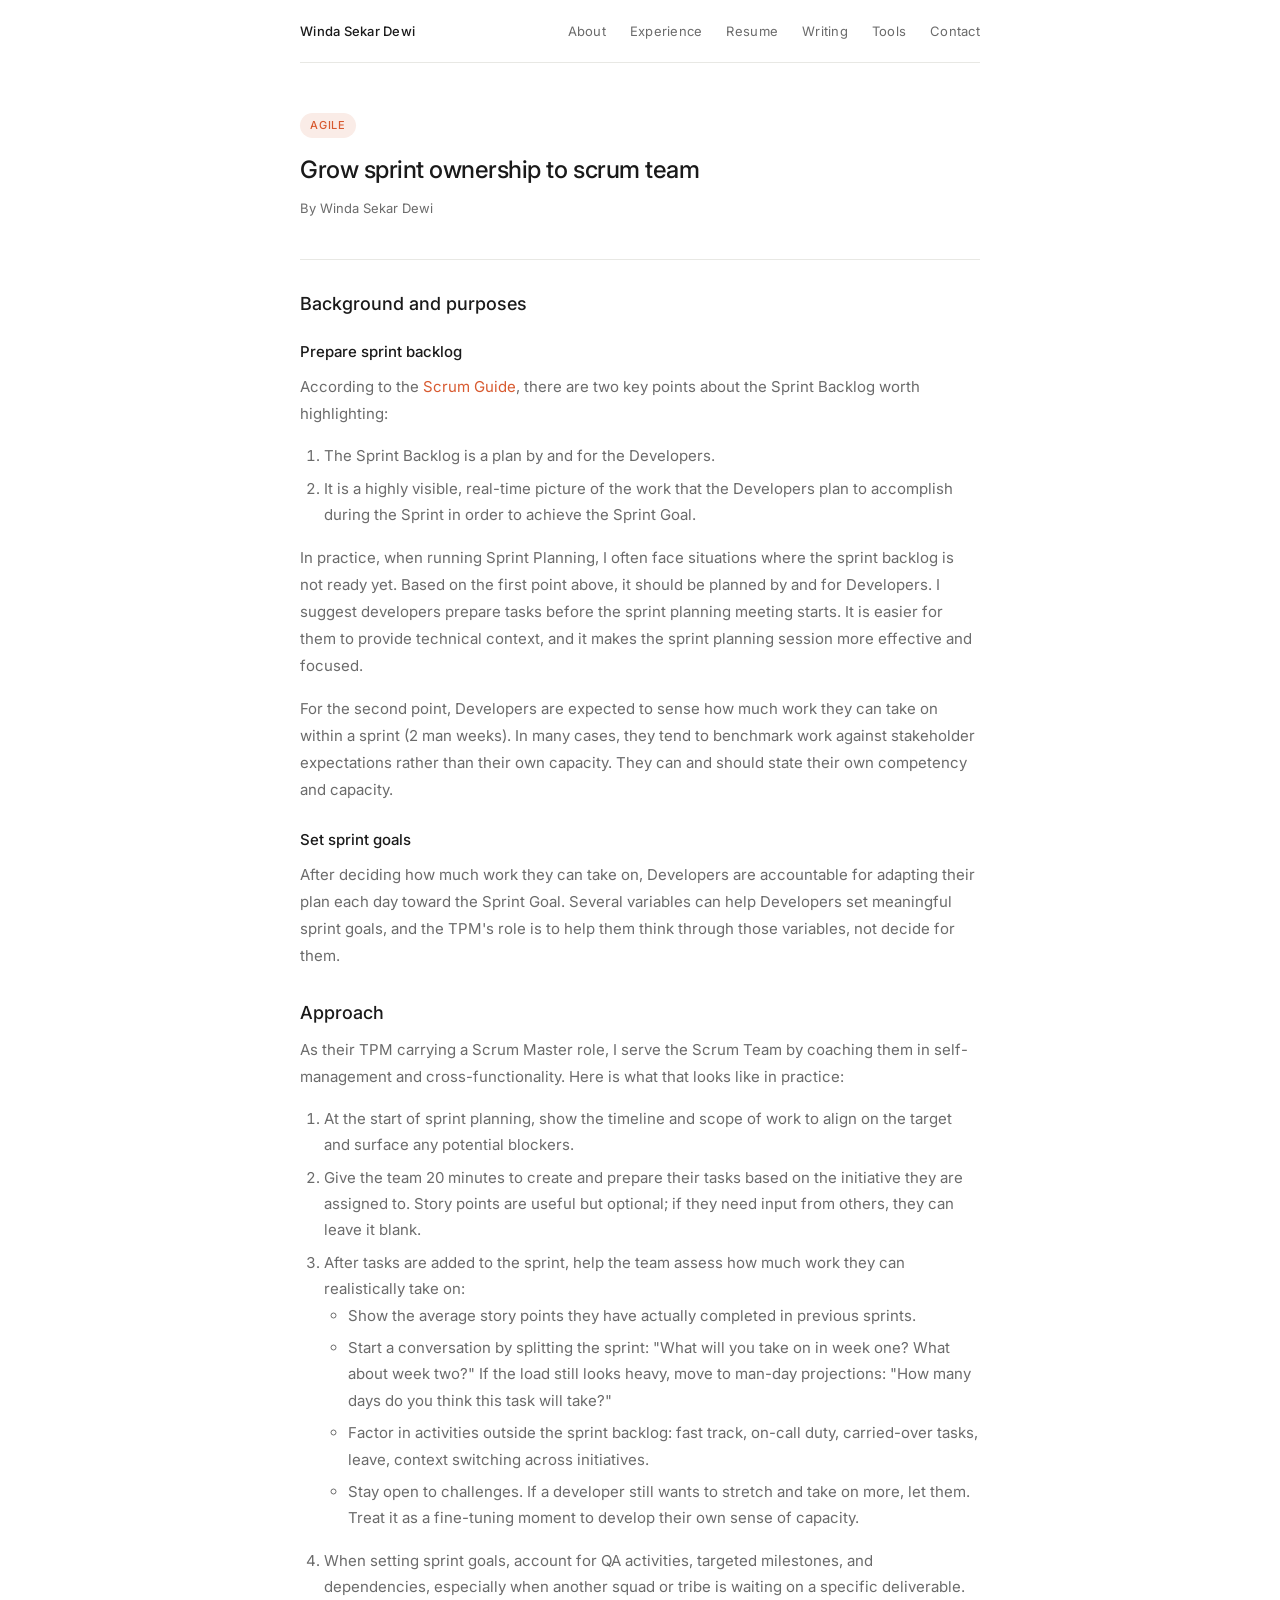
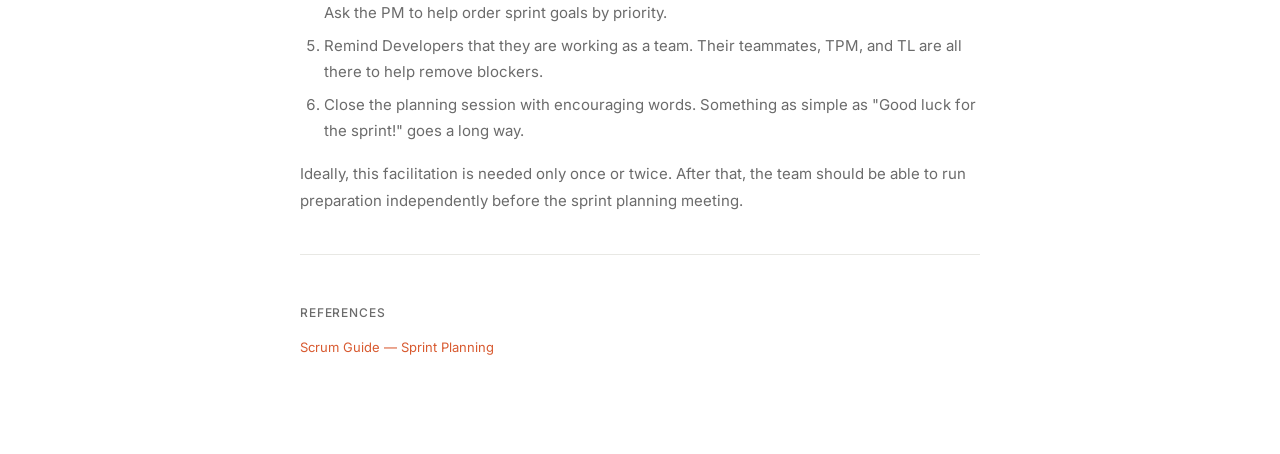
<file: articles/grow-sprint-ownership.html>
<!DOCTYPE html>
<html lang="en">
<head>
  <meta charset="UTF-8" />
  <meta name="viewport" content="width=device-width, initial-scale=1.0" />
  <meta name="description" content="How TPMs can progressively hand off sprint accountability to engineering teams and grow true scrum ownership." />
  <meta property="og:type" content="article" />
  <meta property="og:url" content="https://windasekardewi.github.io/articles/grow-sprint-ownership.html" />
  <meta property="og:title" content="Grow Sprint Ownership to Scrum Team · Winda Sekar Dewi" />
  <meta property="og:description" content="How TPMs can progressively hand off sprint accountability to engineering teams and grow true scrum ownership." />
  <meta property="og:image" content="https://windasekardewi.github.io/og-image.png" />
  <meta name="twitter:card" content="summary_large_image" />
  <meta name="twitter:title" content="Grow Sprint Ownership to Scrum Team · Winda Sekar Dewi" />
  <meta name="twitter:description" content="How TPMs can progressively hand off sprint accountability to engineering teams and grow true scrum ownership." />
  <meta name="twitter:image" content="https://windasekardewi.github.io/og-image.png" />
  <title>Grow Sprint Ownership to Scrum Team · Winda Sekar Dewi</title>
  <link rel="preconnect" href="https://fonts.googleapis.com" />
  <link rel="preconnect" href="https://fonts.gstatic.com" crossorigin />
  <link href="https://fonts.googleapis.com/css2?family=Inter:wght@400;500&display=swap" rel="stylesheet" />
  <link rel="icon" type="image/svg+xml" href="../favicon.svg" />
  <link rel="stylesheet" href="article.css" />
</head>
<body>
  <div class="container">
    <nav>
      <a href="../index.html" class="nav-name">Winda Sekar Dewi</a>
      <a href="../index.html#about">About</a>
      <a href="../index.html#experience">Experience</a>
      <a href="../resume.html">Resume</a>
      <a href="../articles/">Writing</a>
      <a href="../tools/">Tools</a>
      <a href="../index.html#contact">Contact</a>
    </nav>

    <div class="article-meta">
      <div class="article-tag">Agile</div>
      <h1>Grow sprint ownership to scrum team</h1>
      <div class="byline">By Winda Sekar Dewi</div>
    </div>

    <hr class="divider" />

    <div class="article-body">

      <h2>Background and purposes</h2>

      <h3>Prepare sprint backlog</h3>
      <p>According to the <a href="https://scrumguides.org/scrum-guide.html#sprint-backlog" target="_blank" rel="noopener">Scrum Guide</a>, there are two key points about the Sprint Backlog worth highlighting:</p>
      <ol>
        <li>The Sprint Backlog is a plan by and for the Developers.</li>
        <li>It is a highly visible, real-time picture of the work that the Developers plan to accomplish during the Sprint in order to achieve the Sprint Goal.</li>
      </ol>
      <p>In practice, when running Sprint Planning, I often face situations where the sprint backlog is not ready yet. Based on the first point above, it should be planned by and for Developers. I suggest developers prepare tasks before the sprint planning meeting starts. It is easier for them to provide technical context, and it makes the sprint planning session more effective and focused.</p>
      <p>For the second point, Developers are expected to sense how much work they can take on within a sprint (2 man weeks). In many cases, they tend to benchmark work against stakeholder expectations rather than their own capacity. They can and should state their own competency and capacity.</p>

      <h3>Set sprint goals</h3>
      <p>After deciding how much work they can take on, Developers are accountable for adapting their plan each day toward the Sprint Goal. Several variables can help Developers set meaningful sprint goals, and the TPM's role is to help them think through those variables, not decide for them.</p>

      <h2>Approach</h2>
      <p>As their TPM carrying a Scrum Master role, I serve the Scrum Team by coaching them in self-management and cross-functionality. Here is what that looks like in practice:</p>
      <ol>
        <li>At the start of sprint planning, show the timeline and scope of work to align on the target and surface any potential blockers.</li>
        <li>Give the team 20 minutes to create and prepare their tasks based on the initiative they are assigned to. Story points are useful but optional; if they need input from others, they can leave it blank.</li>
        <li>After tasks are added to the sprint, help the team assess how much work they can realistically take on:
          <ul>
            <li>Show the average story points they have actually completed in previous sprints.</li>
            <li>Start a conversation by splitting the sprint: "What will you take on in week one? What about week two?" If the load still looks heavy, move to man-day projections: "How many days do you think this task will take?"</li>
            <li>Factor in activities outside the sprint backlog: fast track, on-call duty, carried-over tasks, leave, context switching across initiatives.</li>
            <li>Stay open to challenges. If a developer still wants to stretch and take on more, let them. Treat it as a fine-tuning moment to develop their own sense of capacity.</li>
          </ul>
        </li>
        <li>When setting sprint goals, account for QA activities, targeted milestones, and dependencies, especially when another squad or tribe is waiting on a specific deliverable. Ask the PM to help order sprint goals by priority.</li>
        <li>Remind Developers that they are working as a team. Their teammates, TPM, and TL are all there to help remove blockers.</li>
        <li>Close the planning session with encouraging words. Something as simple as "Good luck for the sprint!" goes a long way.</li>
      </ol>

      <p>Ideally, this facilitation is needed only once or twice. After that, the team should be able to run preparation independently before the sprint planning meeting.</p>

      <div class="references">
        <h3>References</h3>
        <ul>
          <li><a href="https://scrumguides.org/scrum-guide.html#sprint-planning" target="_blank" rel="noopener">Scrum Guide — Sprint Planning</a></li>
        </ul>
      </div>

    </div>
  </div>
</body>
</html>
</file>
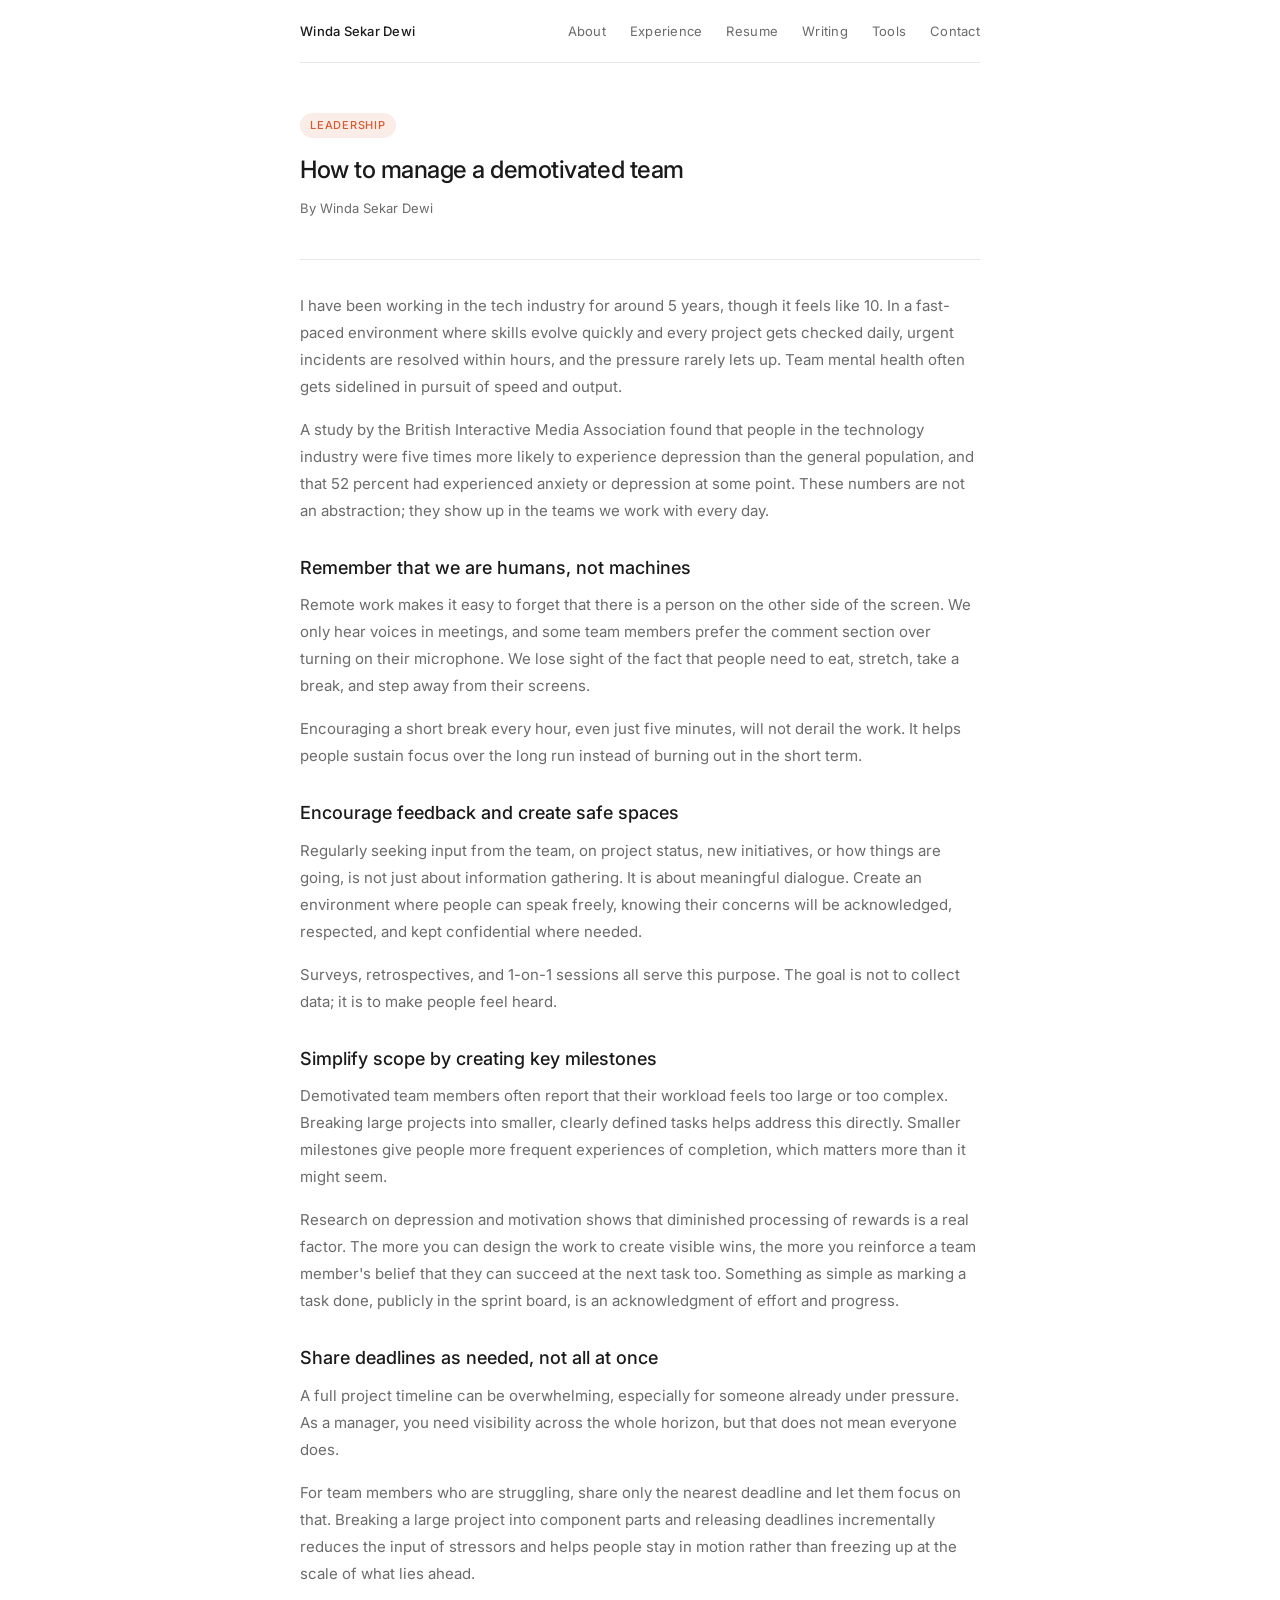
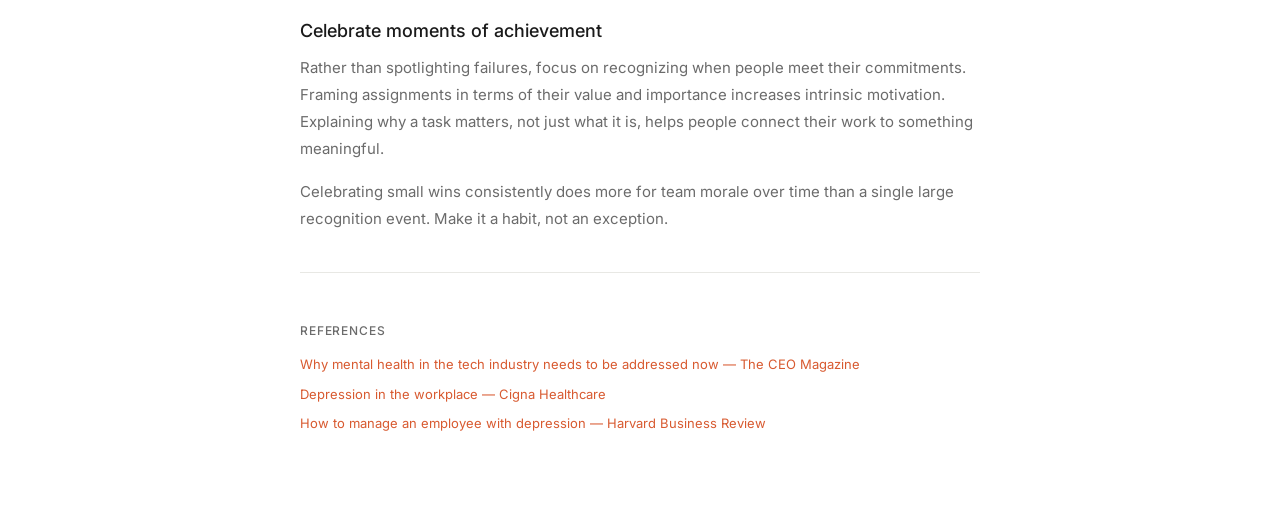
<file: articles/manage-demotivated-team.html>
<!DOCTYPE html>
<html lang="en">
<head>
  <meta charset="UTF-8" />
  <meta name="viewport" content="width=device-width, initial-scale=1.0" />
  <meta name="description" content="Practical observations from 5+ years in tech on recognising and turning around team demotivation." />
  <meta property="og:type" content="article" />
  <meta property="og:url" content="https://windasekardewi.github.io/articles/manage-demotivated-team.html" />
  <meta property="og:title" content="How to Manage a Demotivated Team · Winda Sekar Dewi" />
  <meta property="og:description" content="Practical observations from 5+ years in tech on recognising and turning around team demotivation." />
  <meta property="og:image" content="https://windasekardewi.github.io/og-image.png" />
  <meta name="twitter:card" content="summary_large_image" />
  <meta name="twitter:title" content="How to Manage a Demotivated Team · Winda Sekar Dewi" />
  <meta name="twitter:description" content="Practical observations from 5+ years in tech on recognising and turning around team demotivation." />
  <meta name="twitter:image" content="https://windasekardewi.github.io/og-image.png" />
  <title>How to Manage a Demotivated Team · Winda Sekar Dewi</title>
  <link rel="preconnect" href="https://fonts.googleapis.com" />
  <link rel="preconnect" href="https://fonts.gstatic.com" crossorigin />
  <link href="https://fonts.googleapis.com/css2?family=Inter:wght@400;500&display=swap" rel="stylesheet" />
  <link rel="icon" type="image/svg+xml" href="../favicon.svg" />
  <link rel="stylesheet" href="article.css" />
</head>
<body>
  <div class="container">
    <nav>
      <a href="../index.html" class="nav-name">Winda Sekar Dewi</a>
      <a href="../index.html#about">About</a>
      <a href="../index.html#experience">Experience</a>
      <a href="../resume.html">Resume</a>
      <a href="../articles/">Writing</a>
      <a href="../tools/">Tools</a>
      <a href="../index.html#contact">Contact</a>
    </nav>

    <div class="article-meta">
      <div class="article-tag">Leadership</div>
      <h1>How to manage a demotivated team</h1>
      <div class="byline">By Winda Sekar Dewi</div>
    </div>

    <hr class="divider" />

    <div class="article-body">

      <p>I have been working in the tech industry for around 5 years, though it feels like 10. In a fast-paced environment where skills evolve quickly and every project gets checked daily, urgent incidents are resolved within hours, and the pressure rarely lets up. Team mental health often gets sidelined in pursuit of speed and output.</p>

      <p>A study by the British Interactive Media Association found that people in the technology industry were five times more likely to experience depression than the general population, and that 52 percent had experienced anxiety or depression at some point. These numbers are not an abstraction; they show up in the teams we work with every day.</p>

      <h2>Remember that we are humans, not machines</h2>
      <p>Remote work makes it easy to forget that there is a person on the other side of the screen. We only hear voices in meetings, and some team members prefer the comment section over turning on their microphone. We lose sight of the fact that people need to eat, stretch, take a break, and step away from their screens.</p>
      <p>Encouraging a short break every hour, even just five minutes, will not derail the work. It helps people sustain focus over the long run instead of burning out in the short term.</p>

      <h2>Encourage feedback and create safe spaces</h2>
      <p>Regularly seeking input from the team, on project status, new initiatives, or how things are going, is not just about information gathering. It is about meaningful dialogue. Create an environment where people can speak freely, knowing their concerns will be acknowledged, respected, and kept confidential where needed.</p>
      <p>Surveys, retrospectives, and 1-on-1 sessions all serve this purpose. The goal is not to collect data; it is to make people feel heard.</p>

      <h2>Simplify scope by creating key milestones</h2>
      <p>Demotivated team members often report that their workload feels too large or too complex. Breaking large projects into smaller, clearly defined tasks helps address this directly. Smaller milestones give people more frequent experiences of completion, which matters more than it might seem.</p>
      <p>Research on depression and motivation shows that diminished processing of rewards is a real factor. The more you can design the work to create visible wins, the more you reinforce a team member's belief that they can succeed at the next task too. Something as simple as marking a task done, publicly in the sprint board, is an acknowledgment of effort and progress.</p>

      <h2>Share deadlines as needed, not all at once</h2>
      <p>A full project timeline can be overwhelming, especially for someone already under pressure. As a manager, you need visibility across the whole horizon, but that does not mean everyone does.</p>
      <p>For team members who are struggling, share only the nearest deadline and let them focus on that. Breaking a large project into component parts and releasing deadlines incrementally reduces the input of stressors and helps people stay in motion rather than freezing up at the scale of what lies ahead.</p>

      <h2>Celebrate moments of achievement</h2>
      <p>Rather than spotlighting failures, focus on recognizing when people meet their commitments. Framing assignments in terms of their value and importance increases intrinsic motivation. Explaining why a task matters, not just what it is, helps people connect their work to something meaningful.</p>
      <p>Celebrating small wins consistently does more for team morale over time than a single large recognition event. Make it a habit, not an exception.</p>

      <div class="references">
        <h3>References</h3>
        <ul>
          <li><a href="https://www.theceomagazine.com/opinion/mental-health-tech-industry/" target="_blank" rel="noopener">Why mental health in the tech industry needs to be addressed now — The CEO Magazine</a></li>
          <li><a href="https://www.cigna.com/knowledge-center/depression-in-the-workplace-approaching-a-depressed-employee" target="_blank" rel="noopener">Depression in the workplace — Cigna Healthcare</a></li>
          <li><a href="https://hbr.org/2020/01/how-to-manage-an-employee-with-depression" target="_blank" rel="noopener">How to manage an employee with depression — Harvard Business Review</a></li>
        </ul>
      </div>

    </div>
  </div>
</body>
</html>
</file>
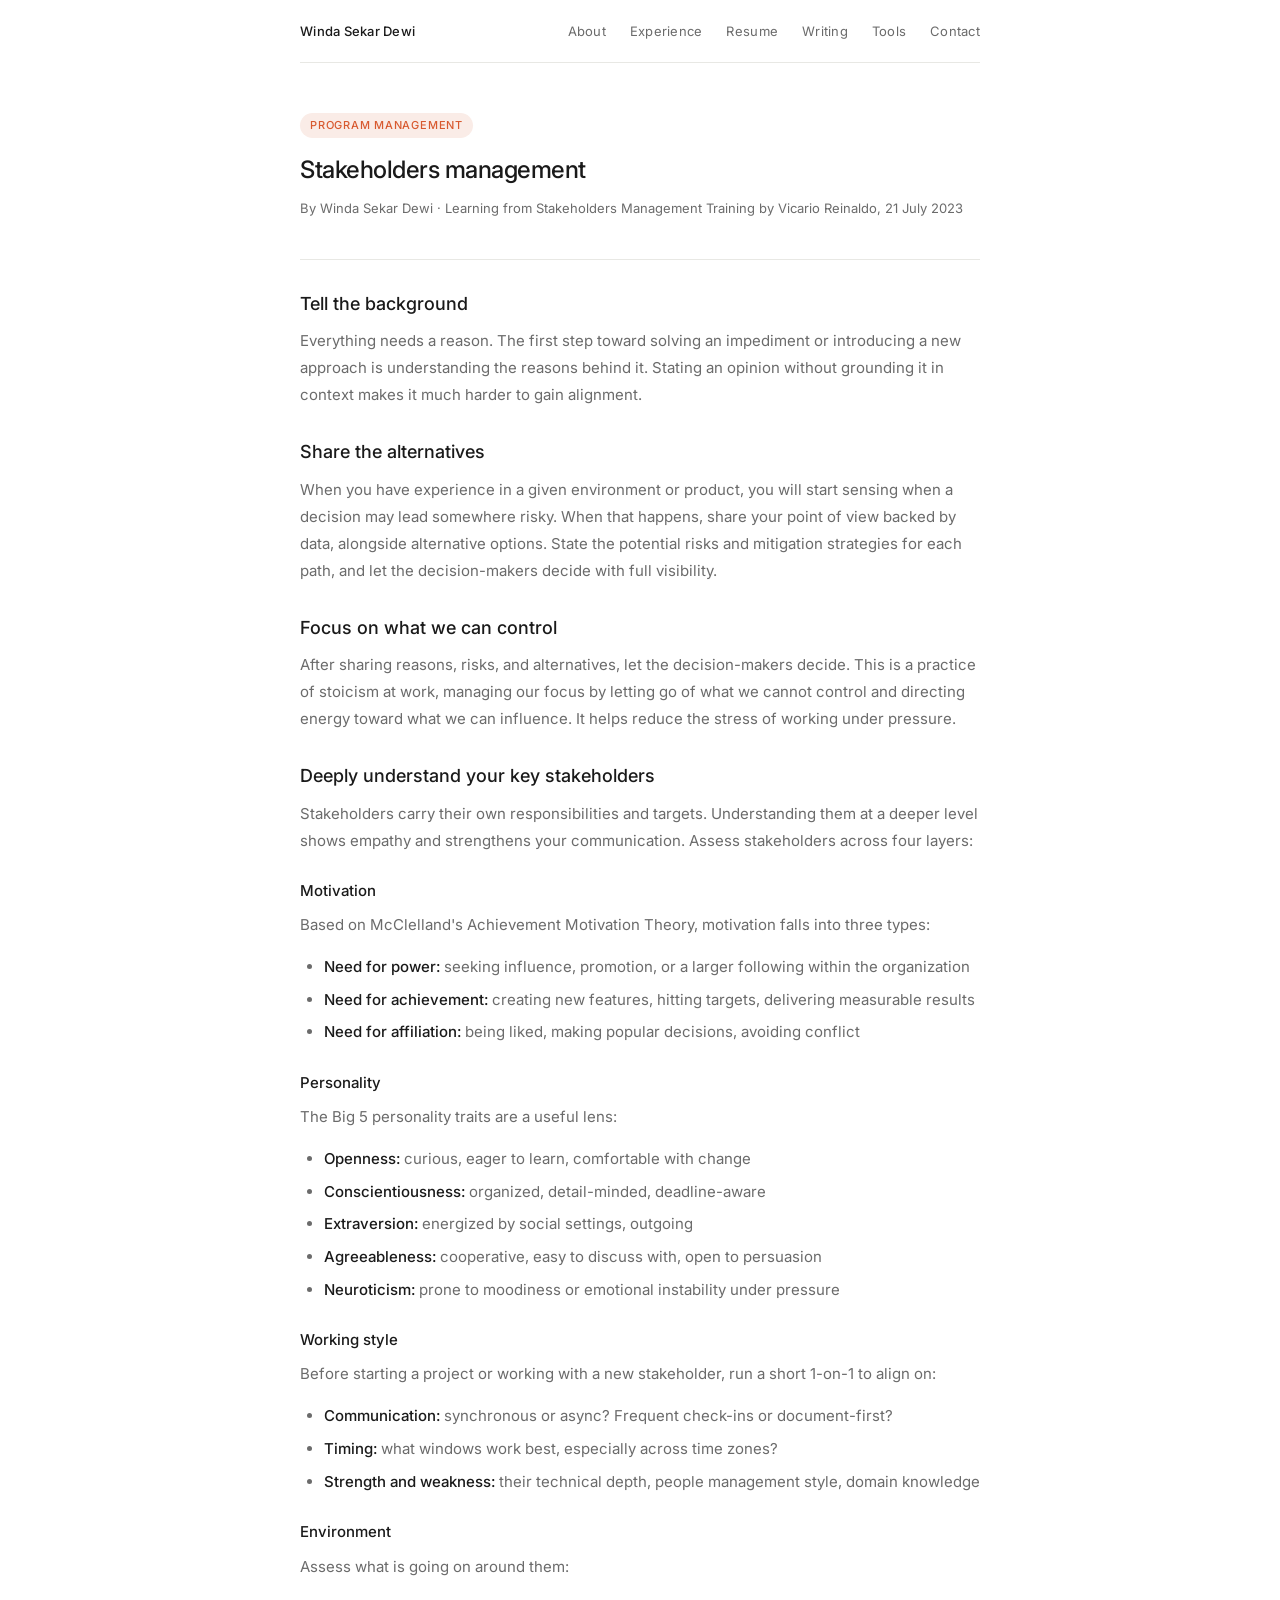
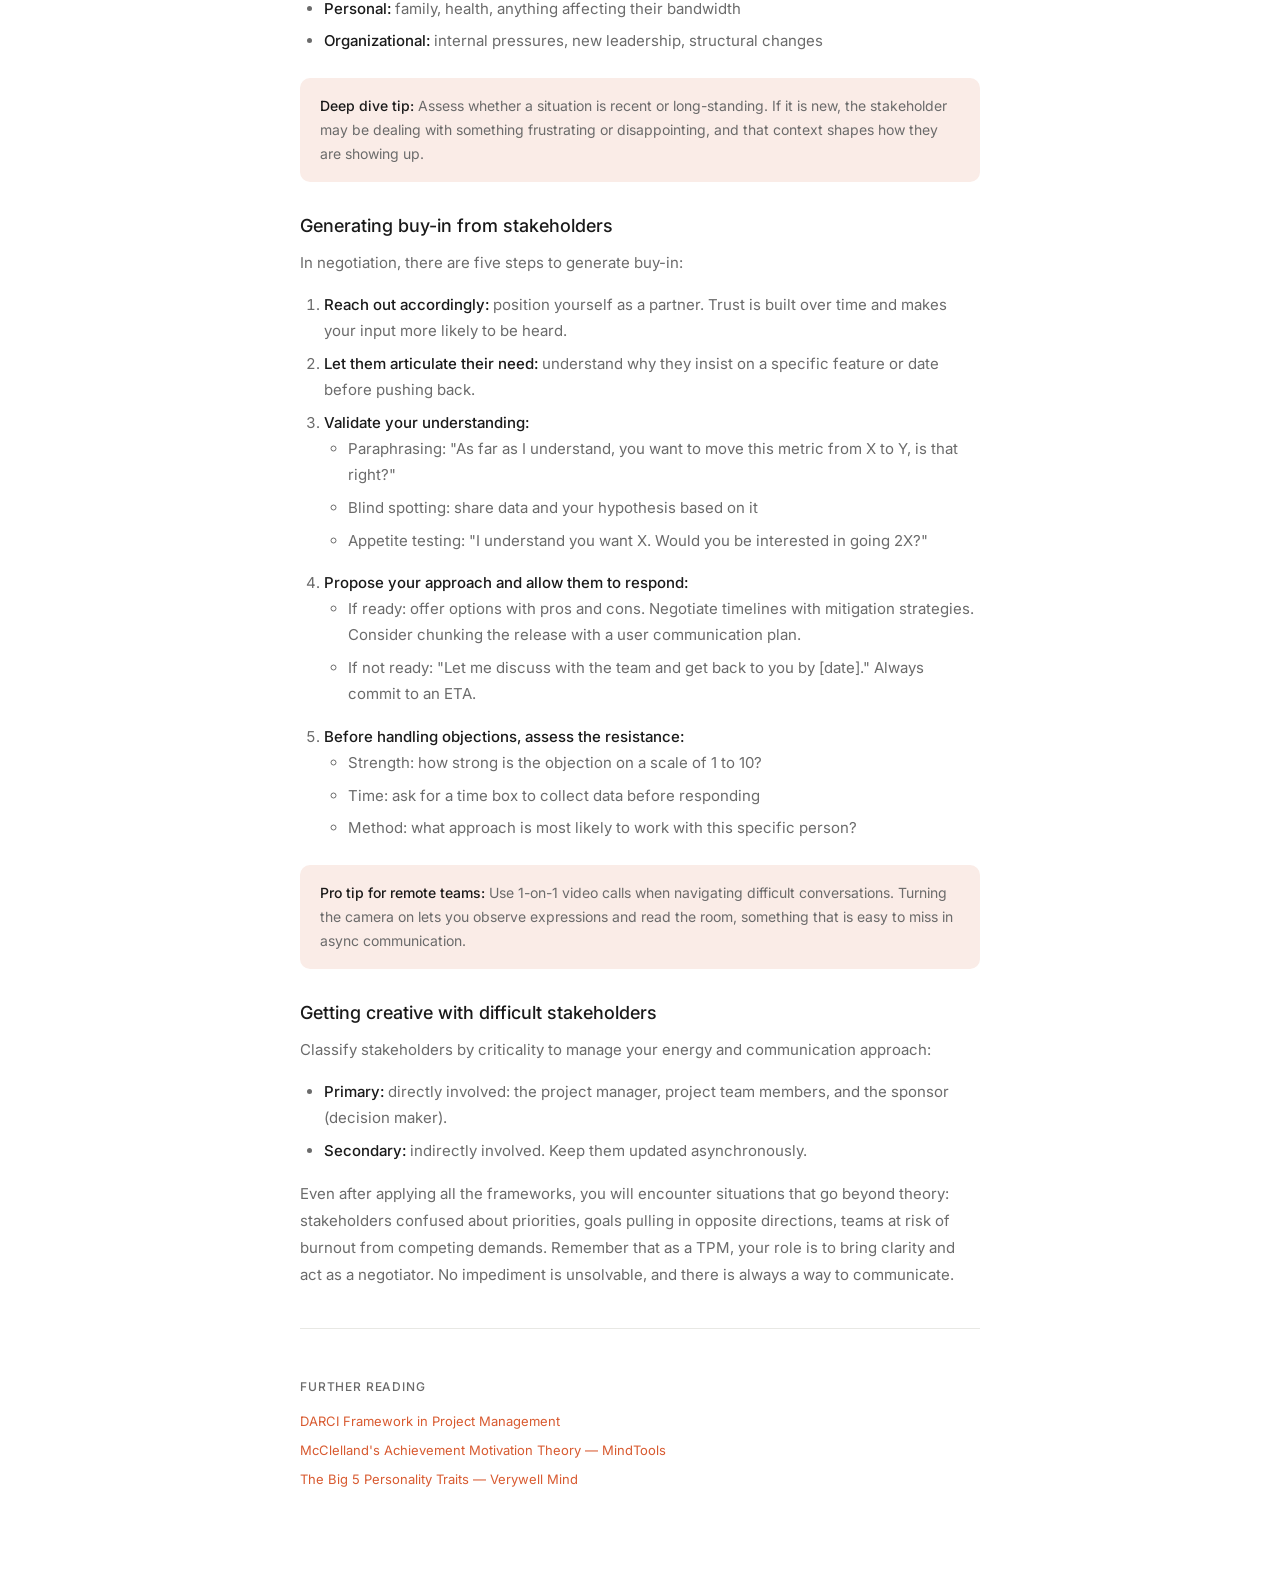
<file: articles/stakeholders-management.html>
<!DOCTYPE html>
<html lang="en">
<head>
  <meta charset="UTF-8" />
  <meta name="viewport" content="width=device-width, initial-scale=1.0" />
  <meta name="description" content="Key learnings from stakeholder management training, applied to program delivery and cross-functional alignment." />
  <meta property="og:type" content="article" />
  <meta property="og:url" content="https://windasekardewi.github.io/articles/stakeholders-management.html" />
  <meta property="og:title" content="Stakeholders Management · Winda Sekar Dewi" />
  <meta property="og:description" content="Key learnings from stakeholder management training, applied to program delivery and cross-functional alignment." />
  <meta property="og:image" content="https://windasekardewi.github.io/og-image.png" />
  <meta name="twitter:card" content="summary_large_image" />
  <meta name="twitter:title" content="Stakeholders Management · Winda Sekar Dewi" />
  <meta name="twitter:description" content="Key learnings from stakeholder management training, applied to program delivery and cross-functional alignment." />
  <meta name="twitter:image" content="https://windasekardewi.github.io/og-image.png" />
  <title>Stakeholders Management · Winda Sekar Dewi</title>
  <link rel="preconnect" href="https://fonts.googleapis.com" />
  <link rel="preconnect" href="https://fonts.gstatic.com" crossorigin />
  <link href="https://fonts.googleapis.com/css2?family=Inter:wght@400;500&display=swap" rel="stylesheet" />
  <link rel="icon" type="image/svg+xml" href="../favicon.svg" />
  <link rel="stylesheet" href="article.css" />
</head>
<body>
  <div class="container">
    <nav>
      <a href="../index.html" class="nav-name">Winda Sekar Dewi</a>
      <a href="../index.html#about">About</a>
      <a href="../index.html#experience">Experience</a>
      <a href="../resume.html">Resume</a>
      <a href="../articles/">Writing</a>
      <a href="../tools/">Tools</a>
      <a href="../index.html#contact">Contact</a>
    </nav>

    <div class="article-meta">
      <div class="article-tag">Program Management</div>
      <h1>Stakeholders management</h1>
      <div class="byline">By Winda Sekar Dewi · Learning from Stakeholders Management Training by Vicario Reinaldo, 21 July 2023</div>
    </div>

    <hr class="divider" />

    <div class="article-body">

      <h2>Tell the background</h2>
      <p>Everything needs a reason. The first step toward solving an impediment or introducing a new approach is understanding the reasons behind it. Stating an opinion without grounding it in context makes it much harder to gain alignment.</p>

      <h2>Share the alternatives</h2>
      <p>When you have experience in a given environment or product, you will start sensing when a decision may lead somewhere risky. When that happens, share your point of view backed by data, alongside alternative options. State the potential risks and mitigation strategies for each path, and let the decision-makers decide with full visibility.</p>

      <h2>Focus on what we can control</h2>
      <p>After sharing reasons, risks, and alternatives, let the decision-makers decide. This is a practice of stoicism at work, managing our focus by letting go of what we cannot control and directing energy toward what we can influence. It helps reduce the stress of working under pressure.</p>

      <h2>Deeply understand your key stakeholders</h2>
      <p>Stakeholders carry their own responsibilities and targets. Understanding them at a deeper level shows empathy and strengthens your communication. Assess stakeholders across four layers:</p>

      <h3>Motivation</h3>
      <p>Based on McClelland's Achievement Motivation Theory, motivation falls into three types:</p>
      <ul>
        <li><strong>Need for power:</strong> seeking influence, promotion, or a larger following within the organization</li>
        <li><strong>Need for achievement:</strong> creating new features, hitting targets, delivering measurable results</li>
        <li><strong>Need for affiliation:</strong> being liked, making popular decisions, avoiding conflict</li>
      </ul>

      <h3>Personality</h3>
      <p>The Big 5 personality traits are a useful lens:</p>
      <ul>
        <li><strong>Openness:</strong> curious, eager to learn, comfortable with change</li>
        <li><strong>Conscientiousness:</strong> organized, detail-minded, deadline-aware</li>
        <li><strong>Extraversion:</strong> energized by social settings, outgoing</li>
        <li><strong>Agreeableness:</strong> cooperative, easy to discuss with, open to persuasion</li>
        <li><strong>Neuroticism:</strong> prone to moodiness or emotional instability under pressure</li>
      </ul>

      <h3>Working style</h3>
      <p>Before starting a project or working with a new stakeholder, run a short 1-on-1 to align on:</p>
      <ul>
        <li><strong>Communication:</strong> synchronous or async? Frequent check-ins or document-first?</li>
        <li><strong>Timing:</strong> what windows work best, especially across time zones?</li>
        <li><strong>Strength and weakness:</strong> their technical depth, people management style, domain knowledge</li>
      </ul>

      <h3>Environment</h3>
      <p>Assess what is going on around them:</p>
      <ul>
        <li><strong>Personal:</strong> family, health, anything affecting their bandwidth</li>
        <li><strong>Organizational:</strong> internal pressures, new leadership, structural changes</li>
      </ul>
      <div class="callout">
        <strong>Deep dive tip:</strong> Assess whether a situation is recent or long-standing. If it is new, the stakeholder may be dealing with something frustrating or disappointing, and that context shapes how they are showing up.
      </div>

      <h2>Generating buy-in from stakeholders</h2>
      <p>In negotiation, there are five steps to generate buy-in:</p>
      <ol>
        <li><strong>Reach out accordingly:</strong> position yourself as a partner. Trust is built over time and makes your input more likely to be heard.</li>
        <li><strong>Let them articulate their need:</strong> understand why they insist on a specific feature or date before pushing back.</li>
        <li><strong>Validate your understanding:</strong>
          <ul>
            <li>Paraphrasing: "As far as I understand, you want to move this metric from X to Y, is that right?"</li>
            <li>Blind spotting: share data and your hypothesis based on it</li>
            <li>Appetite testing: "I understand you want X. Would you be interested in going 2X?"</li>
          </ul>
        </li>
        <li><strong>Propose your approach and allow them to respond:</strong>
          <ul>
            <li>If ready: offer options with pros and cons. Negotiate timelines with mitigation strategies. Consider chunking the release with a user communication plan.</li>
            <li>If not ready: "Let me discuss with the team and get back to you by [date]." Always commit to an ETA.</li>
          </ul>
        </li>
        <li><strong>Before handling objections, assess the resistance:</strong>
          <ul>
            <li>Strength: how strong is the objection on a scale of 1 to 10?</li>
            <li>Time: ask for a time box to collect data before responding</li>
            <li>Method: what approach is most likely to work with this specific person?</li>
          </ul>
        </li>
      </ol>

      <div class="callout">
        <strong>Pro tip for remote teams:</strong> Use 1-on-1 video calls when navigating difficult conversations. Turning the camera on lets you observe expressions and read the room, something that is easy to miss in async communication.
      </div>

      <h2>Getting creative with difficult stakeholders</h2>
      <p>Classify stakeholders by criticality to manage your energy and communication approach:</p>
      <ul>
        <li><strong>Primary:</strong> directly involved: the project manager, project team members, and the sponsor (decision maker).</li>
        <li><strong>Secondary:</strong> indirectly involved. Keep them updated asynchronously.</li>
      </ul>
      <p>Even after applying all the frameworks, you will encounter situations that go beyond theory: stakeholders confused about priorities, goals pulling in opposite directions, teams at risk of burnout from competing demands. Remember that as a TPM, your role is to bring clarity and act as a negotiator. No impediment is unsolvable, and there is always a way to communicate.</p>

      <div class="references">
        <h3>Further reading</h3>
        <ul>
          <li><a href="https://medium.com/@IliyanaStareva/how-to-use-the-darci-framework-in-project-management-694f756680fa" target="_blank" rel="noopener">DARCI Framework in Project Management</a></li>
          <li><a href="https://www.mindtools.com/aznjntj/mcclellands-human-motivation-theory" target="_blank" rel="noopener">McClelland's Achievement Motivation Theory — MindTools</a></li>
          <li><a href="https://www.verywellmind.com/the-big-five-personality-dimensions-2795422" target="_blank" rel="noopener">The Big 5 Personality Traits — Verywell Mind</a></li>
        </ul>
      </div>

    </div>
  </div>
</body>
</html>
</file>
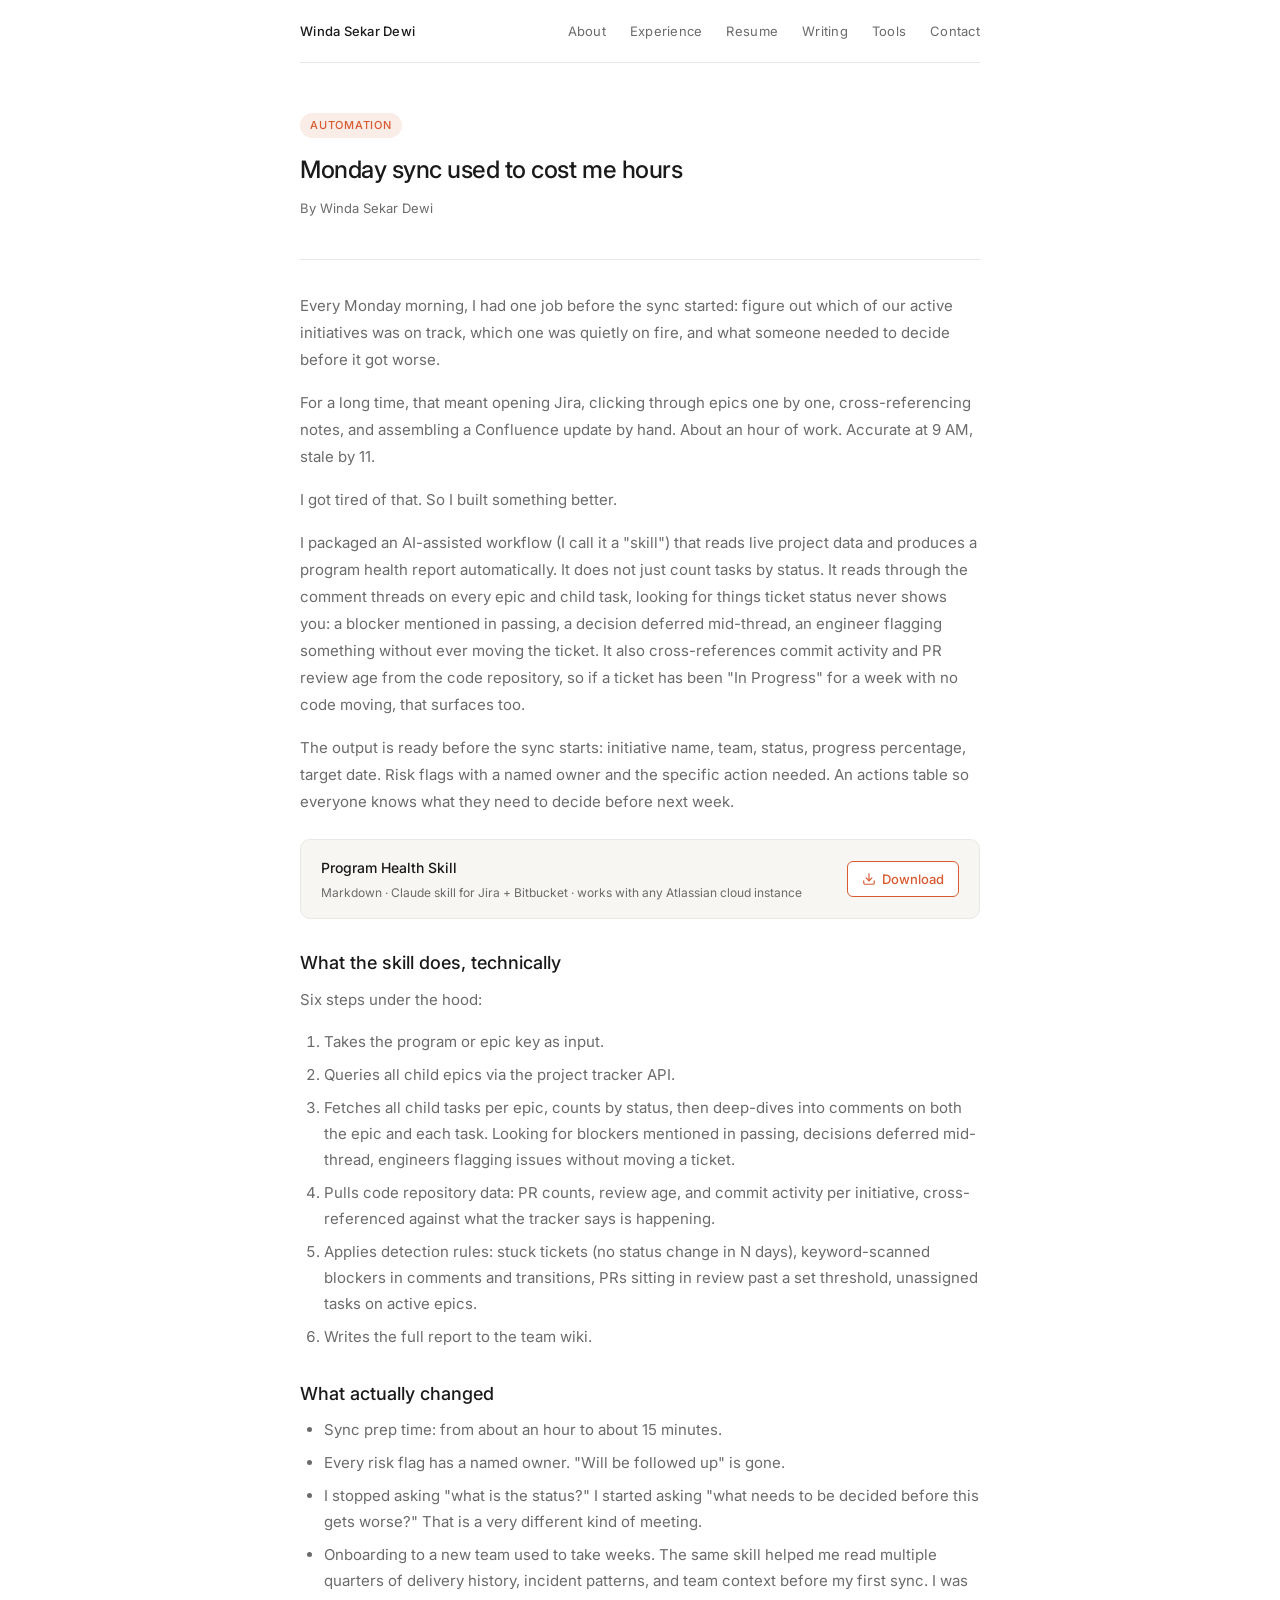
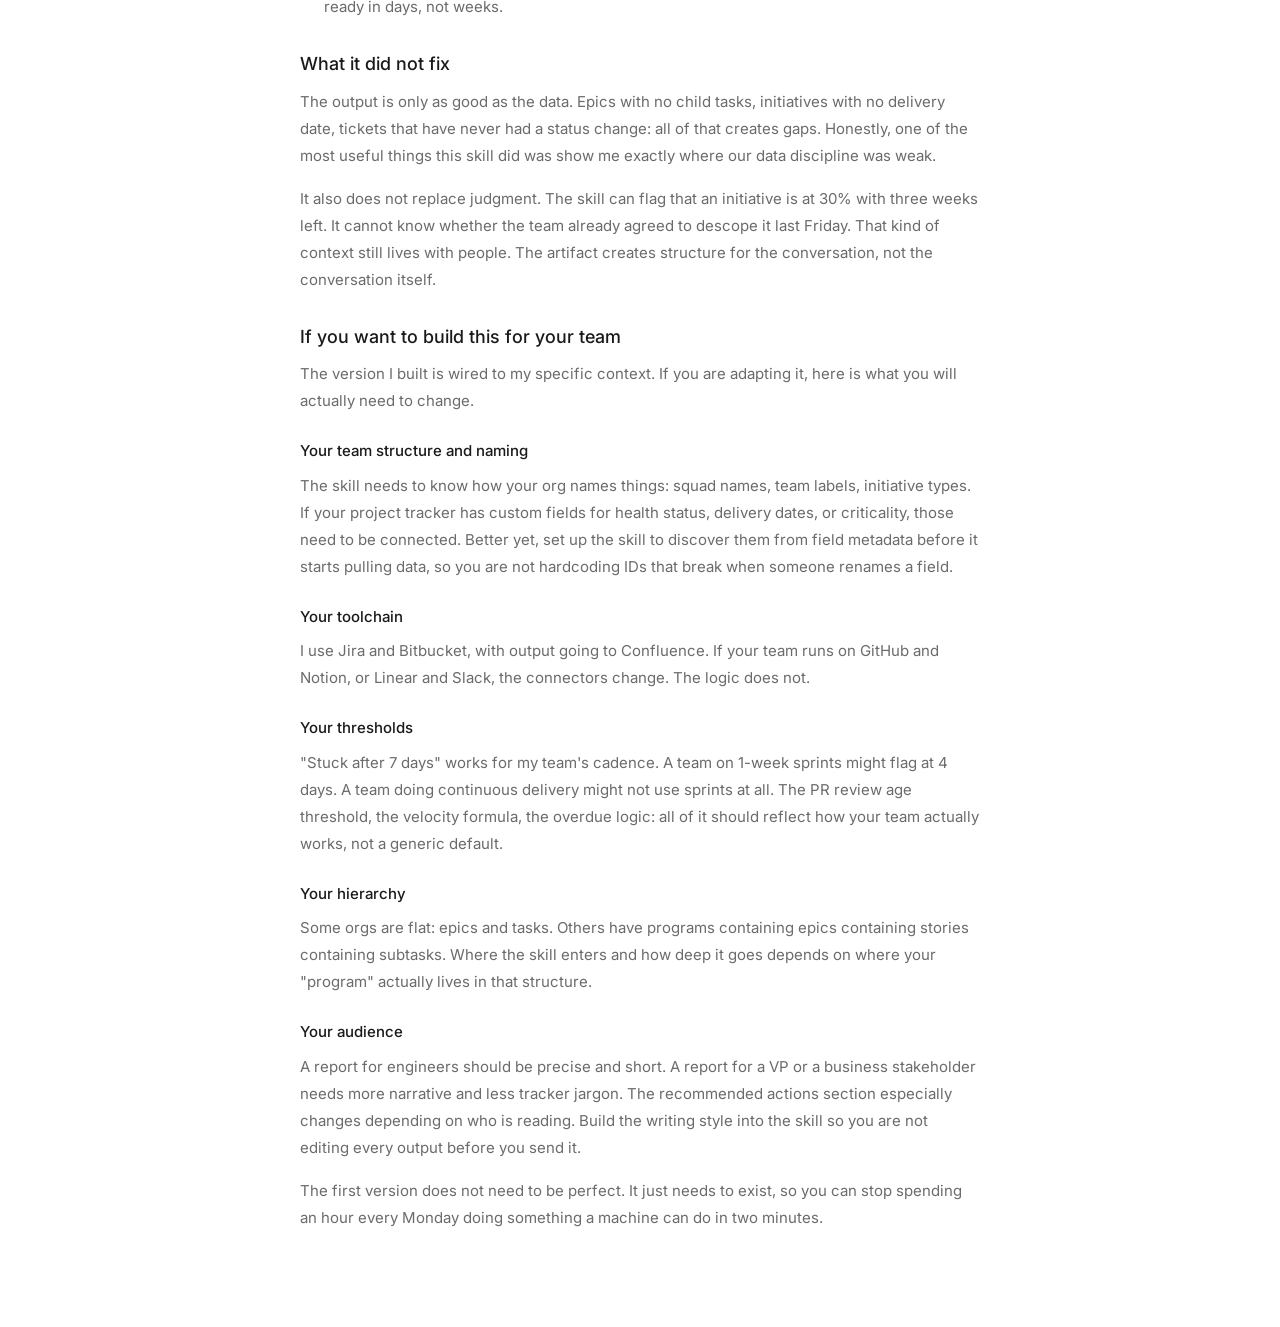
<file: tools/program-health-skill.html>
<!DOCTYPE html>
<html lang="en">
<head>
  <meta charset="UTF-8" />
  <meta name="viewport" content="width=device-width, initial-scale=1.0" />
  <meta name="description" content="How I built an AI skill that reads live Jira and Bitbucket data to generate a program health report automatically, cutting Monday sync prep from an hour to 15 minutes." />
  <meta property="og:type" content="article" />
  <meta property="og:url" content="https://windasekardewi.github.io/tools/program-health-skill.html" />
  <meta property="og:title" content="Monday sync used to cost me hours · Winda Sekar Dewi" />
  <meta property="og:description" content="How I built an AI skill that reads live Jira and Bitbucket data to generate a program health report automatically, cutting Monday sync prep from an hour to 15 minutes." />
  <meta property="og:image" content="https://windasekardewi.github.io/og-image.png" />
  <meta name="twitter:card" content="summary_large_image" />
  <meta name="twitter:title" content="Monday sync used to cost me hours · Winda Sekar Dewi" />
  <meta name="twitter:description" content="How I built an AI skill that reads live Jira and Bitbucket data to generate a program health report automatically, cutting Monday sync prep from an hour to 15 minutes." />
  <meta name="twitter:image" content="https://windasekardewi.github.io/og-image.png" />
  <title>Monday sync used to cost me hours · Winda Sekar Dewi</title>
  <link rel="preconnect" href="https://fonts.googleapis.com" />
  <link rel="preconnect" href="https://fonts.gstatic.com" crossorigin />
  <link href="https://fonts.googleapis.com/css2?family=Inter:wght@400;500&display=swap" rel="stylesheet" />
  <link rel="icon" type="image/svg+xml" href="../favicon.svg" />
  <link rel="stylesheet" href="../articles/article.css" />
</head>
<body>
  <div class="container">
    <nav>
      <a href="../index.html" class="nav-name">Winda Sekar Dewi</a>
      <a href="../index.html#about">About</a>
      <a href="../index.html#experience">Experience</a>
      <a href="../resume.html">Resume</a>
      <a href="../articles/">Writing</a>
      <a href="../tools/">Tools</a>
      <a href="../index.html#contact">Contact</a>
    </nav>

    <div class="article-meta">
      <div class="article-tag">Automation</div>
      <h1>Monday sync used to cost me hours</h1>
      <div class="byline">By Winda Sekar Dewi</div>
    </div>

    <hr class="divider" />

    <div class="article-body">

      <p>Every Monday morning, I had one job before the sync started: figure out which of our active initiatives was on track, which one was quietly on fire, and what someone needed to decide before it got worse.</p>

      <p>For a long time, that meant opening Jira, clicking through epics one by one, cross-referencing notes, and assembling a Confluence update by hand. About an hour of work. Accurate at 9 AM, stale by 11.</p>

      <p>I got tired of that. So I built something better.</p>

      <p>I packaged an AI-assisted workflow (I call it a "skill") that reads live project data and produces a program health report automatically. It does not just count tasks by status. It reads through the comment threads on every epic and child task, looking for things ticket status never shows you: a blocker mentioned in passing, a decision deferred mid-thread, an engineer flagging something without ever moving the ticket. It also cross-references commit activity and PR review age from the code repository, so if a ticket has been "In Progress" for a week with no code moving, that surfaces too.</p>

      <p>The output is ready before the sync starts: initiative name, team, status, progress percentage, target date. Risk flags with a named owner and the specific action needed. An actions table so everyone knows what they need to decide before next week.</p>

      <div class="download-box">
        <div class="download-box-left">
          <div class="download-title">Program Health Skill</div>
          <div class="download-meta">Markdown · Claude skill for Jira + Bitbucket · works with any Atlassian cloud instance</div>
        </div>
        <a href="../downloads/program-health-skill.md" download class="download-btn">
          <svg width="14" height="14" viewBox="0 0 24 24" fill="none" stroke="currentColor" stroke-width="2" stroke-linecap="round" stroke-linejoin="round"><path d="M21 15v4a2 2 0 0 1-2 2H5a2 2 0 0 1-2-2v-4"/><polyline points="7 10 12 15 17 10"/><line x1="12" y1="15" x2="12" y2="3"/></svg>
          Download
        </a>
      </div>

      <h2>What the skill does, technically</h2>

      <p>Six steps under the hood:</p>
      <ol>
        <li>Takes the program or epic key as input.</li>
        <li>Queries all child epics via the project tracker API.</li>
        <li>Fetches all child tasks per epic, counts by status, then deep-dives into comments on both the epic and each task. Looking for blockers mentioned in passing, decisions deferred mid-thread, engineers flagging issues without moving a ticket.</li>
        <li>Pulls code repository data: PR counts, review age, and commit activity per initiative, cross-referenced against what the tracker says is happening.</li>
        <li>Applies detection rules: stuck tickets (no status change in N days), keyword-scanned blockers in comments and transitions, PRs sitting in review past a set threshold, unassigned tasks on active epics.</li>
        <li>Writes the full report to the team wiki.</li>
      </ol>

      <h2>What actually changed</h2>
      <ul>
        <li>Sync prep time: from about an hour to about 15 minutes.</li>
        <li>Every risk flag has a named owner. "Will be followed up" is gone.</li>
        <li>I stopped asking "what is the status?" I started asking "what needs to be decided before this gets worse?" That is a very different kind of meeting.</li>
        <li>Onboarding to a new team used to take weeks. The same skill helped me read multiple quarters of delivery history, incident patterns, and team context before my first sync. I was ready in days, not weeks.</li>
      </ul>

      <h2>What it did not fix</h2>

      <p>The output is only as good as the data. Epics with no child tasks, initiatives with no delivery date, tickets that have never had a status change: all of that creates gaps. Honestly, one of the most useful things this skill did was show me exactly where our data discipline was weak.</p>

      <p>It also does not replace judgment. The skill can flag that an initiative is at 30% with three weeks left. It cannot know whether the team already agreed to descope it last Friday. That kind of context still lives with people. The artifact creates structure for the conversation, not the conversation itself.</p>

      <h2>If you want to build this for your team</h2>

      <p>The version I built is wired to my specific context. If you are adapting it, here is what you will actually need to change.</p>

      <h3>Your team structure and naming</h3>
      <p>The skill needs to know how your org names things: squad names, team labels, initiative types. If your project tracker has custom fields for health status, delivery dates, or criticality, those need to be connected. Better yet, set up the skill to discover them from field metadata before it starts pulling data, so you are not hardcoding IDs that break when someone renames a field.</p>

      <h3>Your toolchain</h3>
      <p>I use Jira and Bitbucket, with output going to Confluence. If your team runs on GitHub and Notion, or Linear and Slack, the connectors change. The logic does not.</p>

      <h3>Your thresholds</h3>
      <p>"Stuck after 7 days" works for my team's cadence. A team on 1-week sprints might flag at 4 days. A team doing continuous delivery might not use sprints at all. The PR review age threshold, the velocity formula, the overdue logic: all of it should reflect how your team actually works, not a generic default.</p>

      <h3>Your hierarchy</h3>
      <p>Some orgs are flat: epics and tasks. Others have programs containing epics containing stories containing subtasks. Where the skill enters and how deep it goes depends on where your "program" actually lives in that structure.</p>

      <h3>Your audience</h3>
      <p>A report for engineers should be precise and short. A report for a VP or a business stakeholder needs more narrative and less tracker jargon. The recommended actions section especially changes depending on who is reading. Build the writing style into the skill so you are not editing every output before you send it.</p>

      <p>The first version does not need to be perfect. It just needs to exist, so you can stop spending an hour every Monday doing something a machine can do in two minutes.</p>

    </div>
  </div>
</body>
</html>
</file>
<file: style.css>
*, *::before, *::after { box-sizing: border-box; margin: 0; padding: 0; }

:root {
  --accent: #D85A30;
  --accent-light: #FAECE7;
  --text: #1a1a1a;
  --text-muted: #6b6b6b;
  --border: #e8e8e4;
  --bg: #ffffff;
  --bg-surface: #f7f6f3;
  --font: 'Inter', system-ui, sans-serif;
  --max-width: 680px;
}

@media (prefers-color-scheme: dark) {
  :root {
    --text: #f0ede6;
    --text-muted: #9a9a9a;
    --border: #2e2e2e;
    --bg: #111111;
    --bg-surface: #1a1a1a;
    --accent-light: #2a1a14;
  }
}

html { scroll-behavior: smooth; }

body {
  font-family: var(--font);
  background: var(--bg);
  color: var(--text);
  font-size: 15px;
  line-height: 1.7;
  padding: 0 1.5rem;
}

a { color: var(--accent); text-decoration: none; }
a:hover { text-decoration: underline; }

.container {
  max-width: var(--max-width);
  margin: 0 auto;
  padding: 0 0 4rem;
}

nav {
  position: sticky;
  top: 0;
  background: var(--bg);
  z-index: 100;
  display: flex;
  gap: 1.5rem;
  padding: 1.25rem 0;
  margin-bottom: 3rem;
  border-bottom: 0.5px solid var(--border);
  flex-wrap: wrap;
}

nav a {
  font-size: 13px;
  color: var(--text-muted);
  text-decoration: none;
  letter-spacing: 0.02em;
}

nav a:hover { color: var(--accent); }
nav .nav-name { font-weight: 500; color: var(--text); margin-right: auto; }
nav .nav-home { font-size: 13px; font-weight: 500; color: var(--text); margin-right: auto; text-decoration: none; }
nav .nav-home:hover { color: var(--accent); }
nav .back { font-size: 13px; color: var(--accent); display: flex; align-items: center; gap: 4px; text-decoration: none; }
nav .back:hover { text-decoration: underline; }

.hero { margin-bottom: 3.5rem; }

.hero-top {
  display: flex;
  align-items: center;
  gap: 1.5rem;
  margin-bottom: 1.5rem;
}

.avatar {
  width: 72px;
  height: 72px;
  border-radius: 50%;
  background: var(--accent-light);
  flex-shrink: 0;
  display: flex;
  align-items: center;
  justify-content: center;
  overflow: hidden;
}

.hero h1 {
  font-size: 26px;
  font-weight: 500;
  line-height: 1.2;
  letter-spacing: -0.02em;
}

.hero h1 span { color: var(--accent); }

.hero-sub {
  font-size: 13px;
  color: var(--text-muted);
  margin-top: 4px;
}

.hero-tagline {
  font-size: 15px;
  color: var(--text-muted);
  line-height: 1.75;
  max-width: 520px;
  margin-bottom: 1.5rem;
}

.hero-links {
  display: flex;
  gap: 1.25rem;
  flex-wrap: wrap;
  margin-bottom: 2rem;
}

.hero-links a {
  font-size: 13px;
  color: var(--text-muted);
  display: flex;
  align-items: center;
  gap: 5px;
  text-decoration: none;
}

.hero-links a:hover { color: var(--accent); }

.stats {
  display: grid;
  grid-template-columns: repeat(3, 1fr);
  gap: 12px;
}

.stat {
  background: var(--bg-surface);
  border-radius: 10px;
  padding: 1rem 1.25rem;
}

.stat-num {
  font-size: 22px;
  font-weight: 500;
  color: var(--accent);
}

.stat-label {
  font-size: 12px;
  color: var(--text-muted);
  margin-top: 2px;
}

.divider {
  border: none;
  border-top: 0.5px solid var(--border);
  margin: 2.5rem 0;
}

.section-label {
  font-size: 11px;
  font-weight: 500;
  letter-spacing: 0.08em;
  text-transform: uppercase;
  color: var(--accent);
  margin-bottom: 1.25rem;
}

.about-text p {
  font-size: 15px;
  color: var(--text-muted);
  line-height: 1.8;
  margin-bottom: 0.75rem;
}

.about-text p:last-child { margin-bottom: 0; }

.timeline { display: flex; flex-direction: column; }

.tl-item {
  display: flex;
  gap: 1.25rem;
  padding-bottom: 2.25rem;
}

.tl-item:last-child { padding-bottom: 0; }

.tl-spine {
  display: flex;
  flex-direction: column;
  align-items: center;
  width: 20px;
  flex-shrink: 0;
  padding-top: 5px;
}

.tl-dot {
  width: 8px;
  height: 8px;
  border-radius: 50%;
  background: var(--accent);
  flex-shrink: 0;
}

.tl-line {
  width: 1px;
  background: var(--border);
  flex: 1;
  margin-top: 6px;
}

.tl-item:last-child .tl-line { display: none; }

.tl-content { flex: 1; }

.tl-company {
  font-size: 11px;
  font-weight: 500;
  letter-spacing: 0.06em;
  text-transform: uppercase;
  color: var(--accent);
  margin-bottom: 2px;
}

.tl-role {
  font-size: 15px;
  font-weight: 500;
  color: var(--text);
  line-height: 1.3;
}

.tl-date {
  font-size: 12px;
  color: var(--text-muted);
  margin-top: 3px;
  margin-bottom: 10px;
}

.tl-bullets {
  list-style: none;
  padding: 0;
}

.tl-bullets li {
  font-size: 13px;
  color: var(--text-muted);
  line-height: 1.65;
  padding: 3px 0 3px 16px;
  position: relative;
}

.tl-bullets li::before {
  content: "–";
  position: absolute;
  left: 0;
  color: var(--accent);
}

.writing-grid {
  display: grid;
  grid-template-columns: repeat(auto-fit, minmax(190px, 1fr));
  gap: 12px;
}

.writing-card {
  background: var(--bg);
  border: 0.5px solid var(--border);
  border-radius: 10px;
  padding: 1rem 1.25rem;
  transition: border-color 0.15s, background 0.15s;
  text-decoration: none;
  display: block;
}

.writing-card:hover {
  border-color: var(--accent);
  background: var(--accent-light);
  text-decoration: none;
}

.wc-title {
  font-size: 13px;
  font-weight: 500;
  color: var(--text);
  line-height: 1.45;
  margin-bottom: 6px;
}

.wc-desc {
  font-size: 12px;
  color: var(--text-muted);
  line-height: 1.5;
}

.contact-block { display: flex; flex-direction: column; gap: 0; }

.contact-row {
  display: flex;
  align-items: center;
  gap: 10px;
  padding: 10px 0;
  border-bottom: 0.5px solid var(--border);
  font-size: 14px;
  color: var(--text-muted);
}

.contact-row:last-child { border-bottom: none; }

.contact-row svg {
  width: 16px;
  height: 16px;
  stroke: var(--accent);
  flex-shrink: 0;
}

.contact-row a {
  color: var(--text-muted);
  text-decoration: none;
}

.contact-row a:hover { color: var(--accent); }

footer {
  margin-top: 4rem;
  padding-top: 1.5rem;
  border-top: 0.5px solid var(--border);
  font-size: 12px;
  color: var(--text-muted);
  text-align: center;
  padding-bottom: 3rem;
}

.site-cta {
  font-size: 13px;
  color: var(--accent);
  display: inline-flex;
  align-items: center;
  gap: 5px;
  text-decoration: none;
}
.site-cta:hover { text-decoration: underline; }

@media (max-width: 520px) {
  .stats { grid-template-columns: 1fr 1fr; }
  .stats .stat:last-child { grid-column: span 2; }
  .writing-grid { grid-template-columns: 1fr; }
  .hero h1 { font-size: 22px; }
}
</file>
<file: articles/article.css>
*, *::before, *::after { box-sizing: border-box; margin: 0; padding: 0; }

:root {
  --accent: #D85A30;
  --accent-light: #FAECE7;
  --text: #1a1a1a;
  --text-muted: #6b6b6b;
  --border: #e8e8e4;
  --bg: #ffffff;
  --bg-surface: #f7f6f3;
  --font: 'Inter', system-ui, sans-serif;
  --max-width: 680px;
}

@media (prefers-color-scheme: dark) {
  :root {
    --text: #f0ede6;
    --text-muted: #9a9a9a;
    --border: #2e2e2e;
    --bg: #111111;
    --bg-surface: #1a1a1a;
    --accent-light: #2a1a14;
  }
}

html { scroll-behavior: smooth; }

body {
  font-family: var(--font);
  background: var(--bg);
  color: var(--text);
  font-size: 15px;
  line-height: 1.7;
  padding: 0 1.5rem;
}

a { color: var(--accent); text-decoration: none; }
a:hover { text-decoration: underline; }

.container {
  max-width: var(--max-width);
  margin: 0 auto;
  padding: 0 0 5rem;
}

nav {
  position: sticky;
  top: 0;
  background: var(--bg);
  z-index: 100;
  display: flex;
  gap: 1.5rem;
  padding: 1.25rem 0;
  margin-bottom: 3rem;
  border-bottom: 0.5px solid var(--border);
  align-items: center;
  flex-wrap: wrap;
}

nav a {
  font-size: 13px;
  color: var(--text-muted);
  text-decoration: none;
  letter-spacing: 0.02em;
}

nav a:hover { color: var(--accent); }

nav .nav-name {
  font-size: 13px;
  font-weight: 500;
  color: var(--text);
  margin-right: auto;
  text-decoration: none;
}

.article-meta {
  margin-bottom: 2.5rem;
}

.article-tag {
  display: inline-block;
  font-size: 11px;
  font-weight: 500;
  letter-spacing: 0.07em;
  text-transform: uppercase;
  color: var(--accent);
  background: var(--accent-light);
  padding: 3px 10px;
  border-radius: 20px;
  margin-bottom: 1rem;
}

.article-meta h1 {
  font-size: 24px;
  font-weight: 500;
  line-height: 1.3;
  letter-spacing: -0.02em;
  color: var(--text);
  margin-bottom: 0.75rem;
}

.article-meta .byline {
  font-size: 13px;
  color: var(--text-muted);
}

.divider {
  border: none;
  border-top: 0.5px solid var(--border);
  margin: 2rem 0;
}

.article-body h2 {
  font-size: 18px;
  font-weight: 500;
  color: var(--text);
  margin: 2rem 0 0.75rem;
  line-height: 1.3;
}

.article-body h3 {
  font-size: 15px;
  font-weight: 500;
  color: var(--text);
  margin: 1.5rem 0 0.5rem;
}

.article-body p {
  font-size: 15px;
  color: var(--text-muted);
  line-height: 1.8;
  margin-bottom: 1rem;
}

.article-body ul, .article-body ol {
  padding-left: 1.5rem;
  margin-bottom: 1rem;
}

.article-body li {
  font-size: 15px;
  color: var(--text-muted);
  line-height: 1.75;
  margin-bottom: 0.4rem;
}

.article-body strong { color: var(--text); font-weight: 500; }

.article-body blockquote {
  border-left: 3px solid var(--accent);
  padding: 0.75rem 1.25rem;
  background: var(--bg-surface);
  border-radius: 0 8px 8px 0;
  margin: 1.5rem 0;
  font-size: 14px;
  color: var(--text-muted);
}

.article-body .callout {
  background: var(--accent-light);
  border-radius: 10px;
  padding: 1rem 1.25rem;
  margin: 1.5rem 0;
  font-size: 14px;
  color: var(--text-muted);
}

.article-body table {
  width: 100%;
  border-collapse: collapse;
  font-size: 13px;
  margin: 1.5rem 0;
}

.article-body th {
  background: var(--bg-surface);
  font-weight: 500;
  color: var(--text);
  text-align: left;
  padding: 8px 12px;
  border: 0.5px solid var(--border);
}

.article-body td {
  padding: 8px 12px;
  border: 0.5px solid var(--border);
  color: var(--text-muted);
  vertical-align: top;
}

.article-body .references {
  margin-top: 2.5rem;
  padding-top: 1.5rem;
  border-top: 0.5px solid var(--border);
}

.article-body .references h3 {
  font-size: 12px;
  text-transform: uppercase;
  letter-spacing: 0.07em;
  color: var(--text-muted);
  margin-bottom: 0.75rem;
}

.article-body .references ul {
  list-style: none;
  padding: 0;
}

.article-body .references li {
  font-size: 13px;
  margin-bottom: 0.4rem;
}

.download-box {
  display: flex;
  align-items: center;
  justify-content: space-between;
  gap: 1rem;
  background: var(--bg-surface);
  border: 0.5px solid var(--border);
  border-radius: 10px;
  padding: 1rem 1.25rem;
  margin: 1.5rem 0;
}

.download-box-left { flex: 1; }

.download-title {
  font-size: 14px;
  font-weight: 500;
  color: var(--text);
  margin-bottom: 4px;
}

.download-meta {
  font-size: 12px;
  color: var(--text-muted);
  line-height: 1.5;
}

.download-btn {
  display: inline-flex;
  align-items: center;
  gap: 6px;
  font-size: 13px;
  font-weight: 500;
  color: var(--accent);
  background: var(--bg);
  border: 0.5px solid var(--accent);
  border-radius: 6px;
  padding: 6px 14px;
  text-decoration: none;
  white-space: nowrap;
  flex-shrink: 0;
}

.download-btn:hover {
  background: var(--accent);
  color: #fff;
}

.back-bottom {
  margin-top: 3rem;
  padding-top: 1.5rem;
  border-top: 0.5px solid var(--border);
  font-size: 13px;
}
</file>
